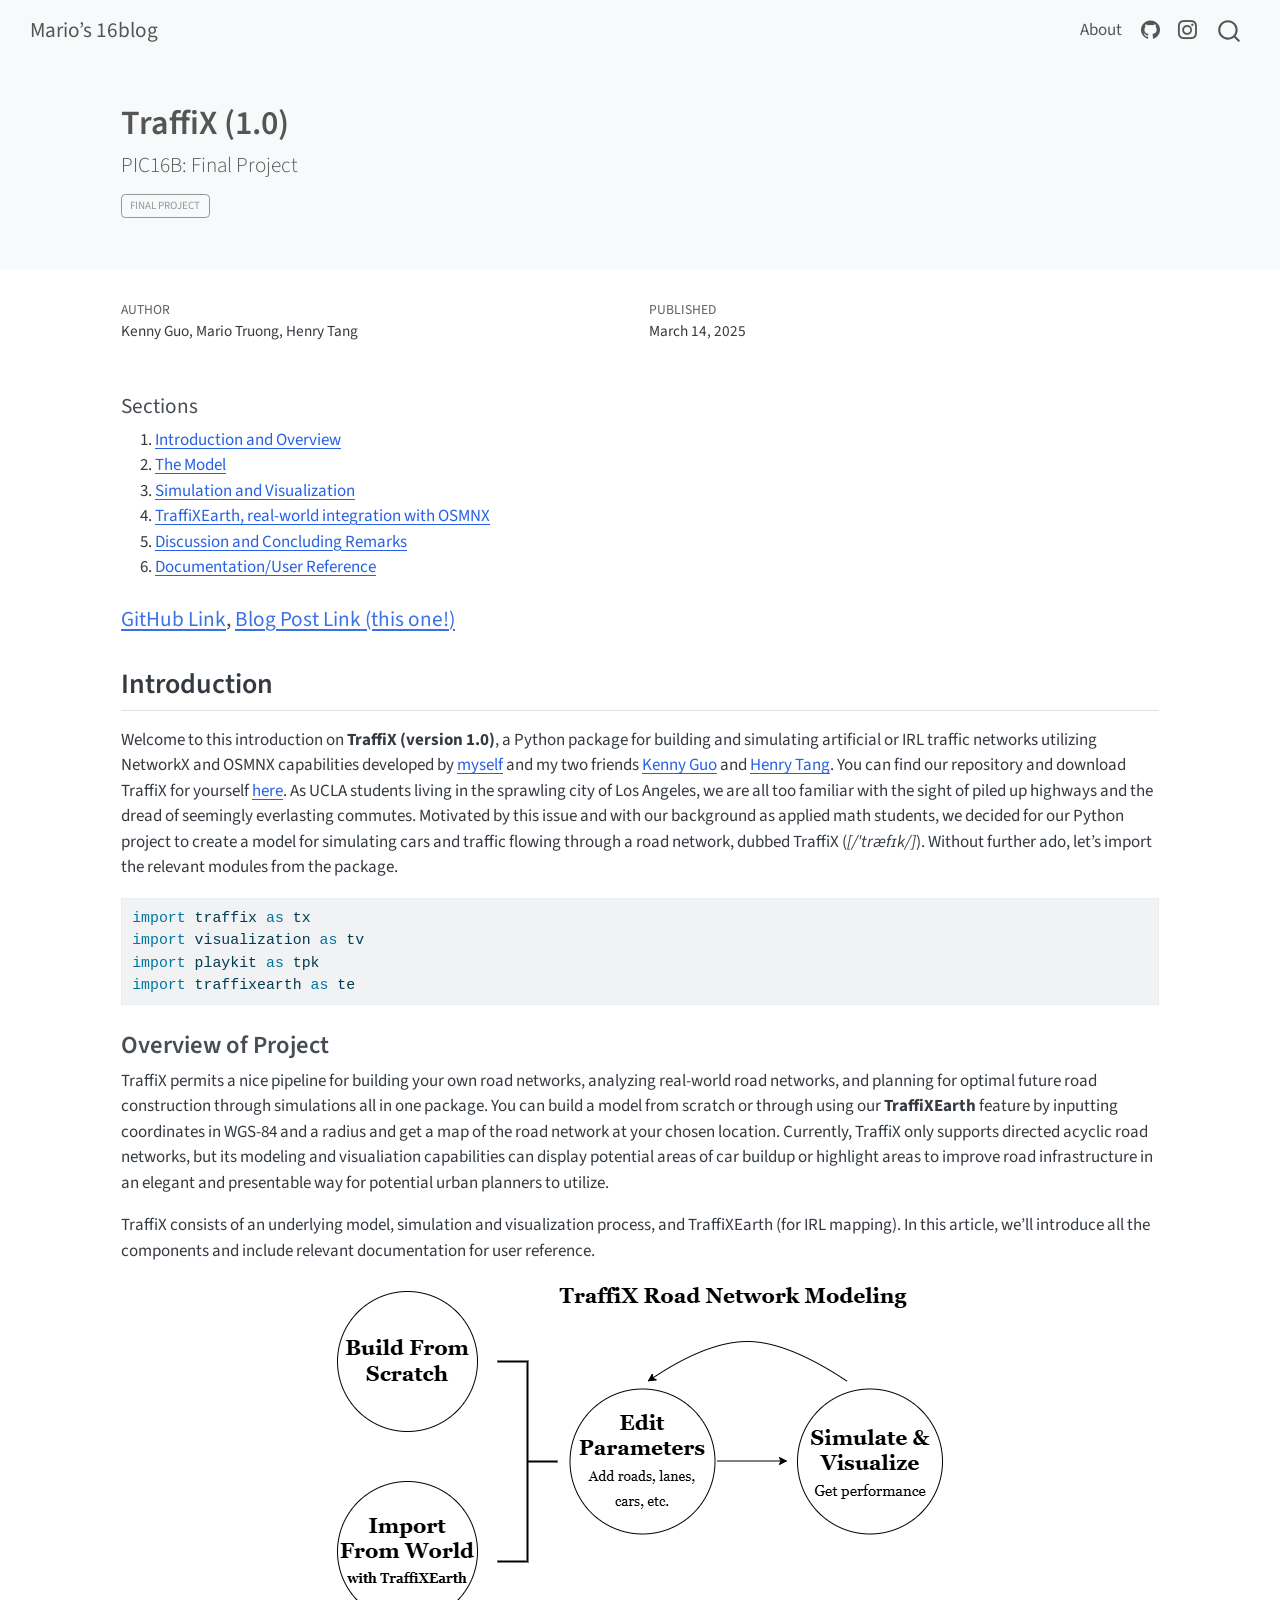
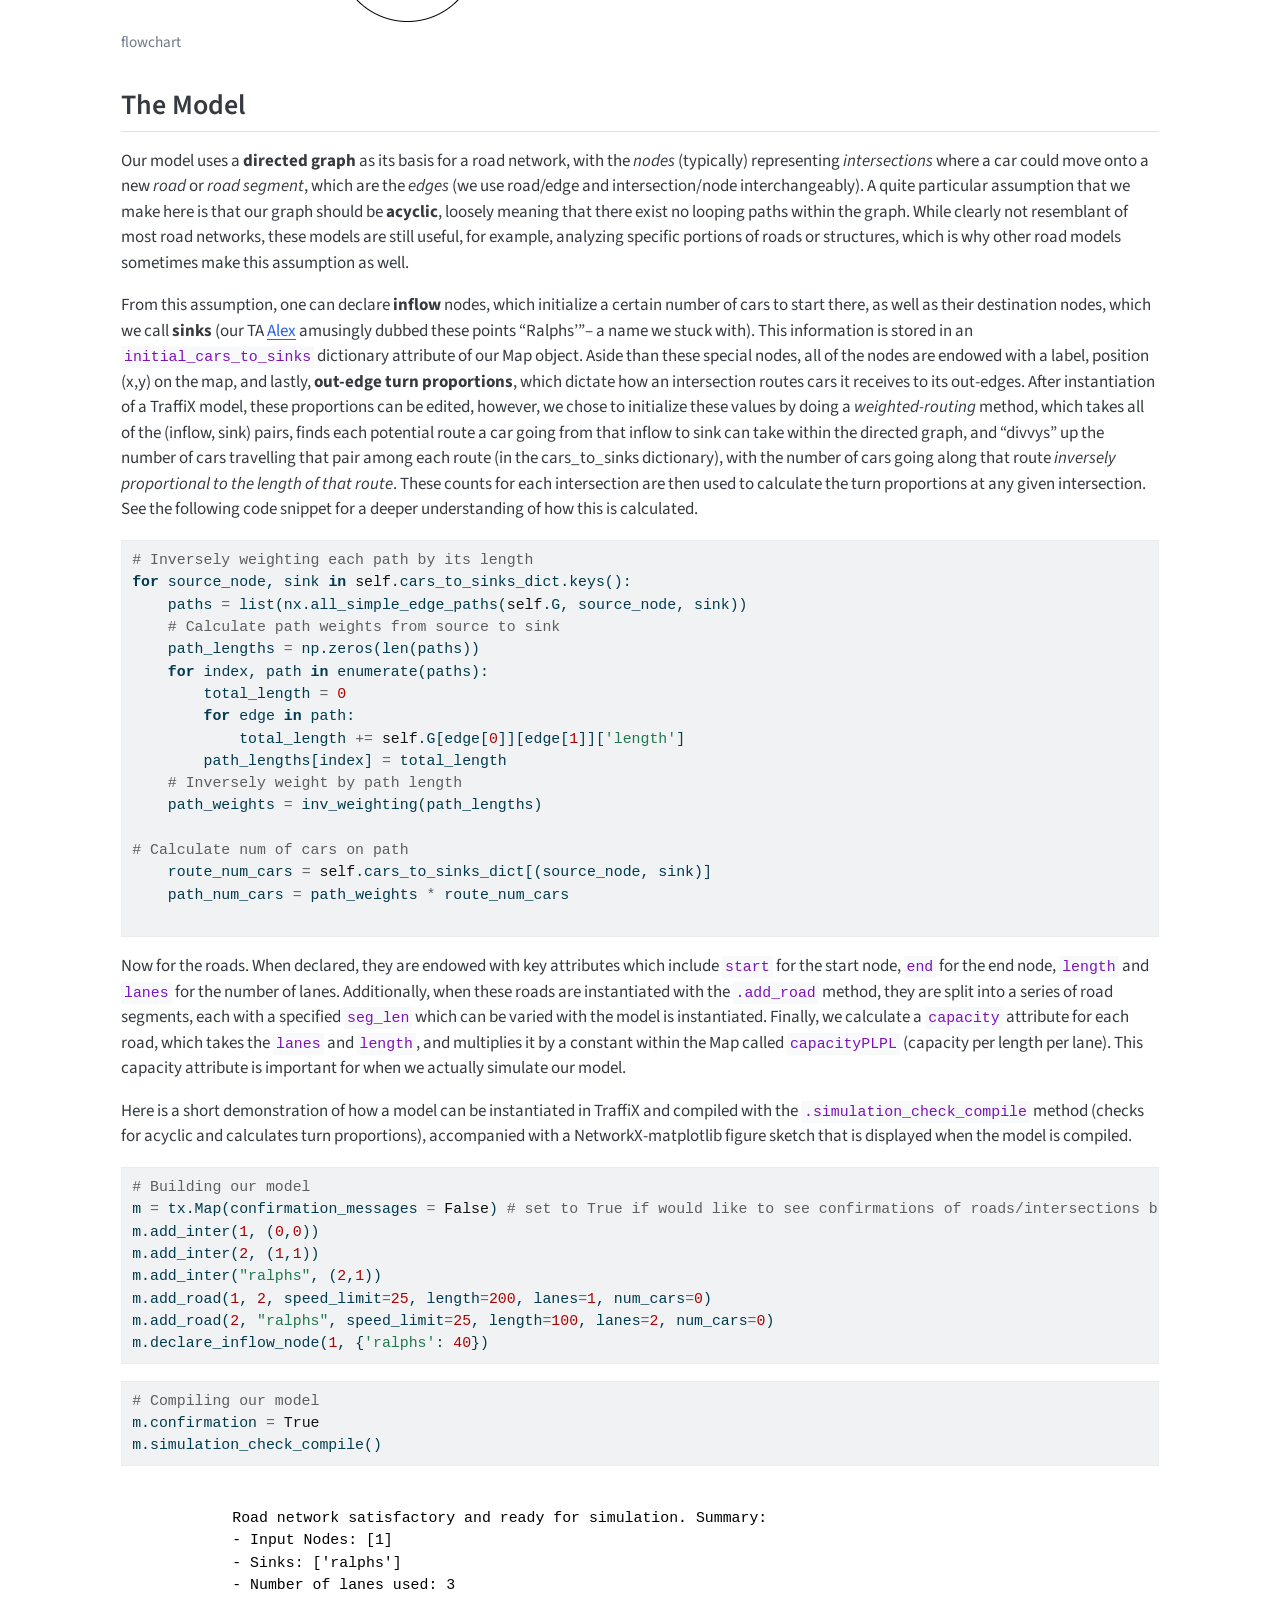
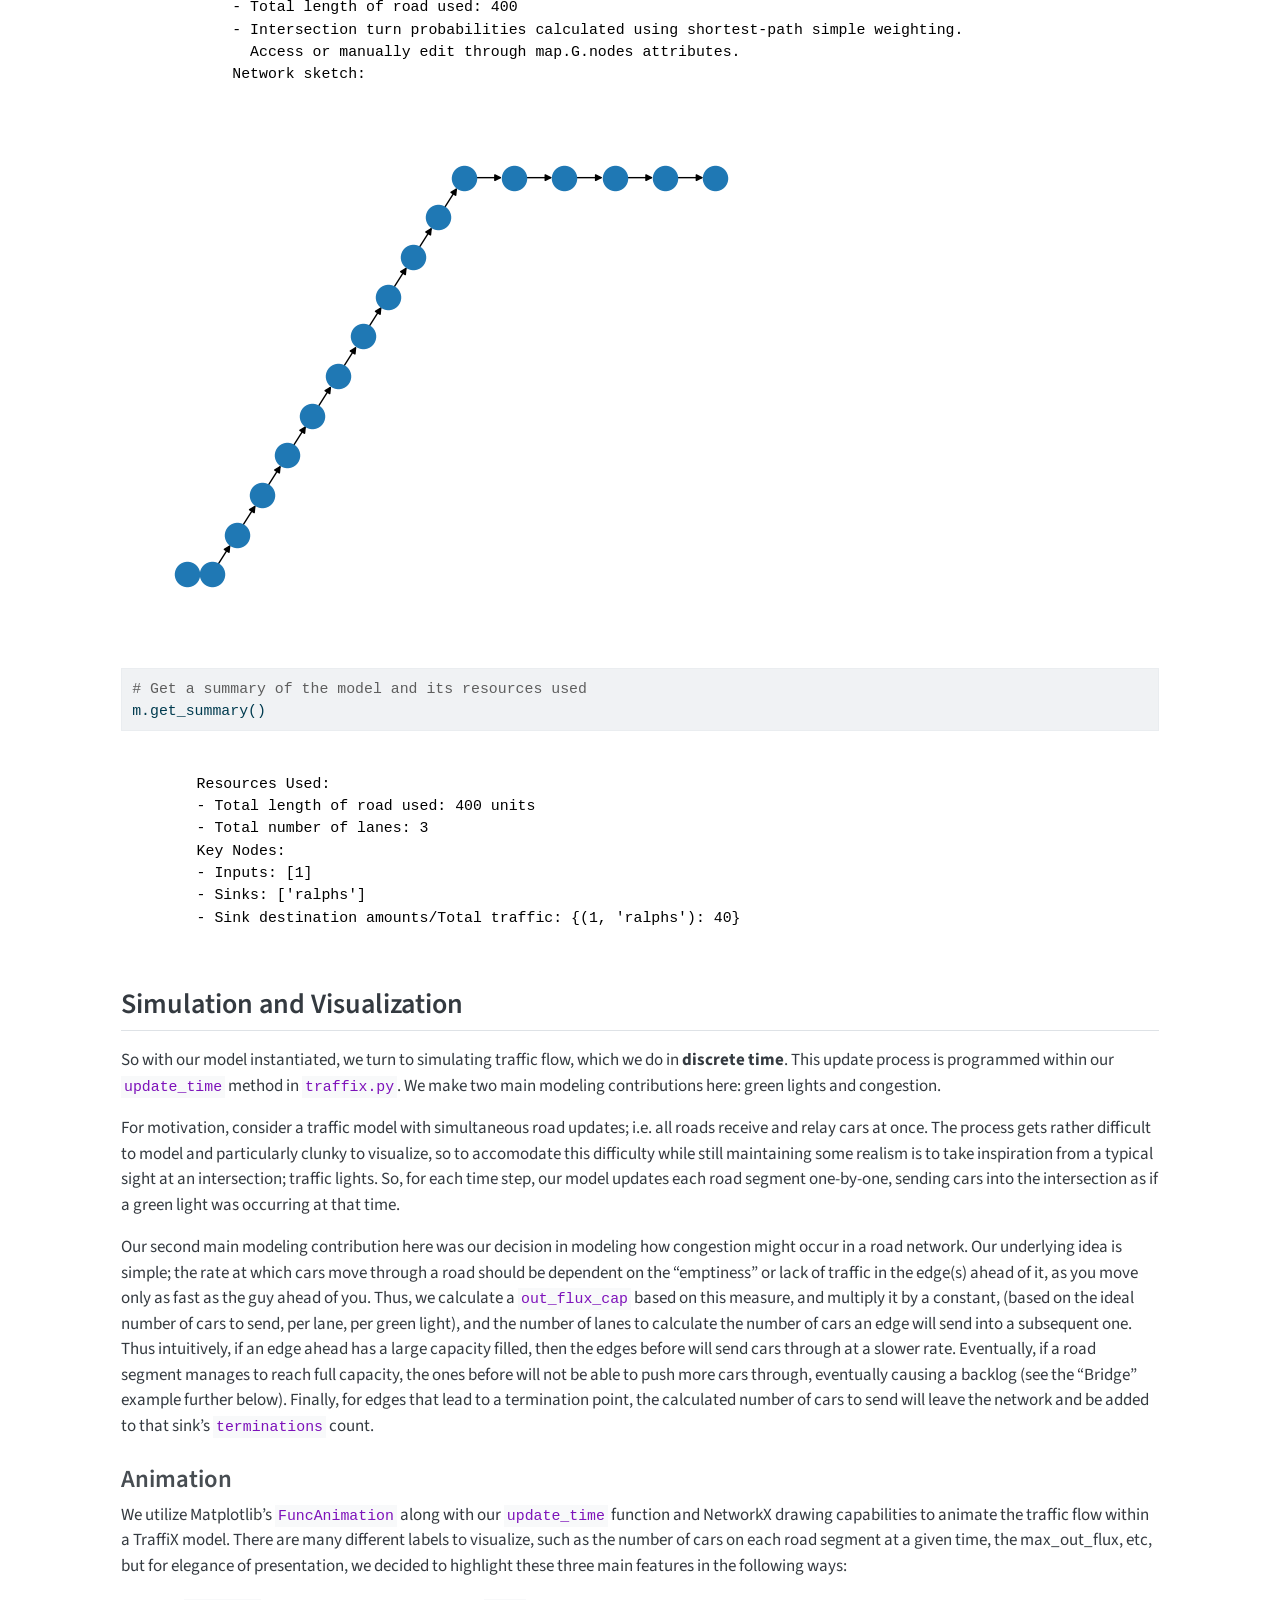
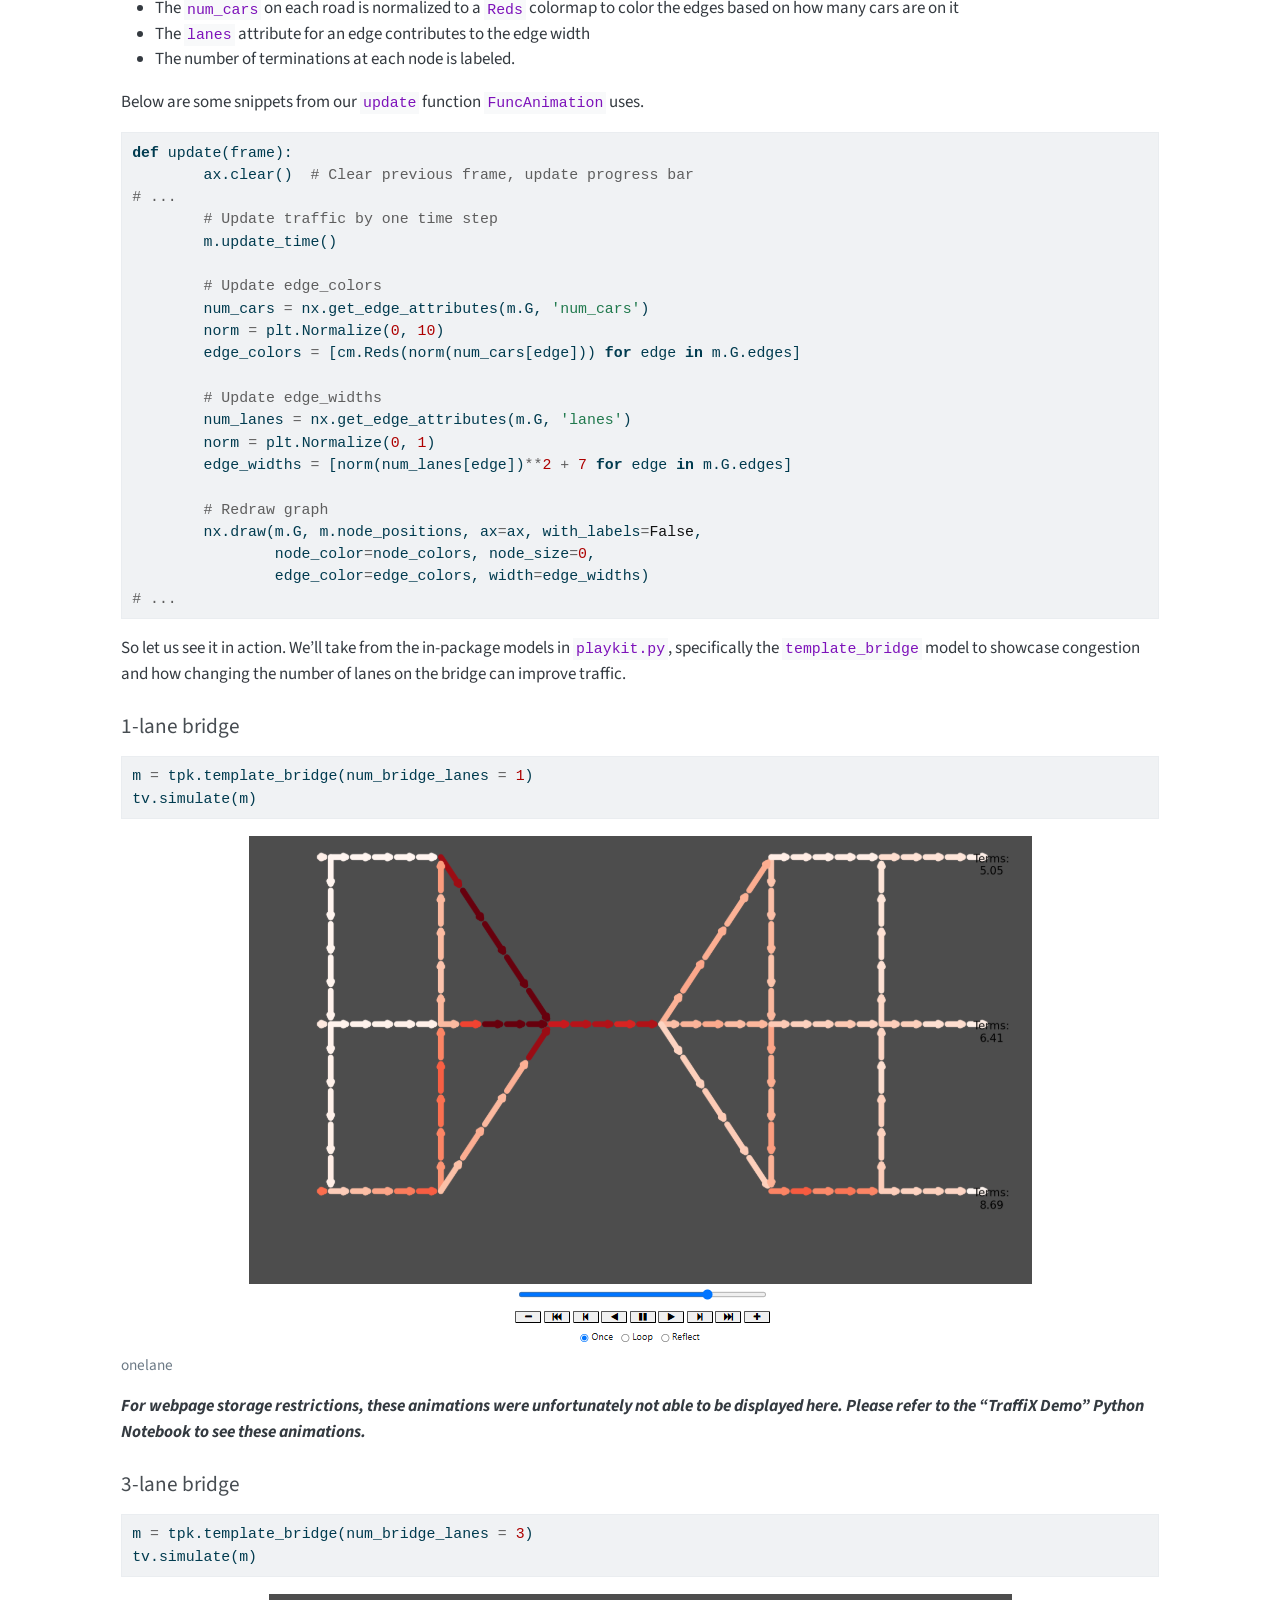
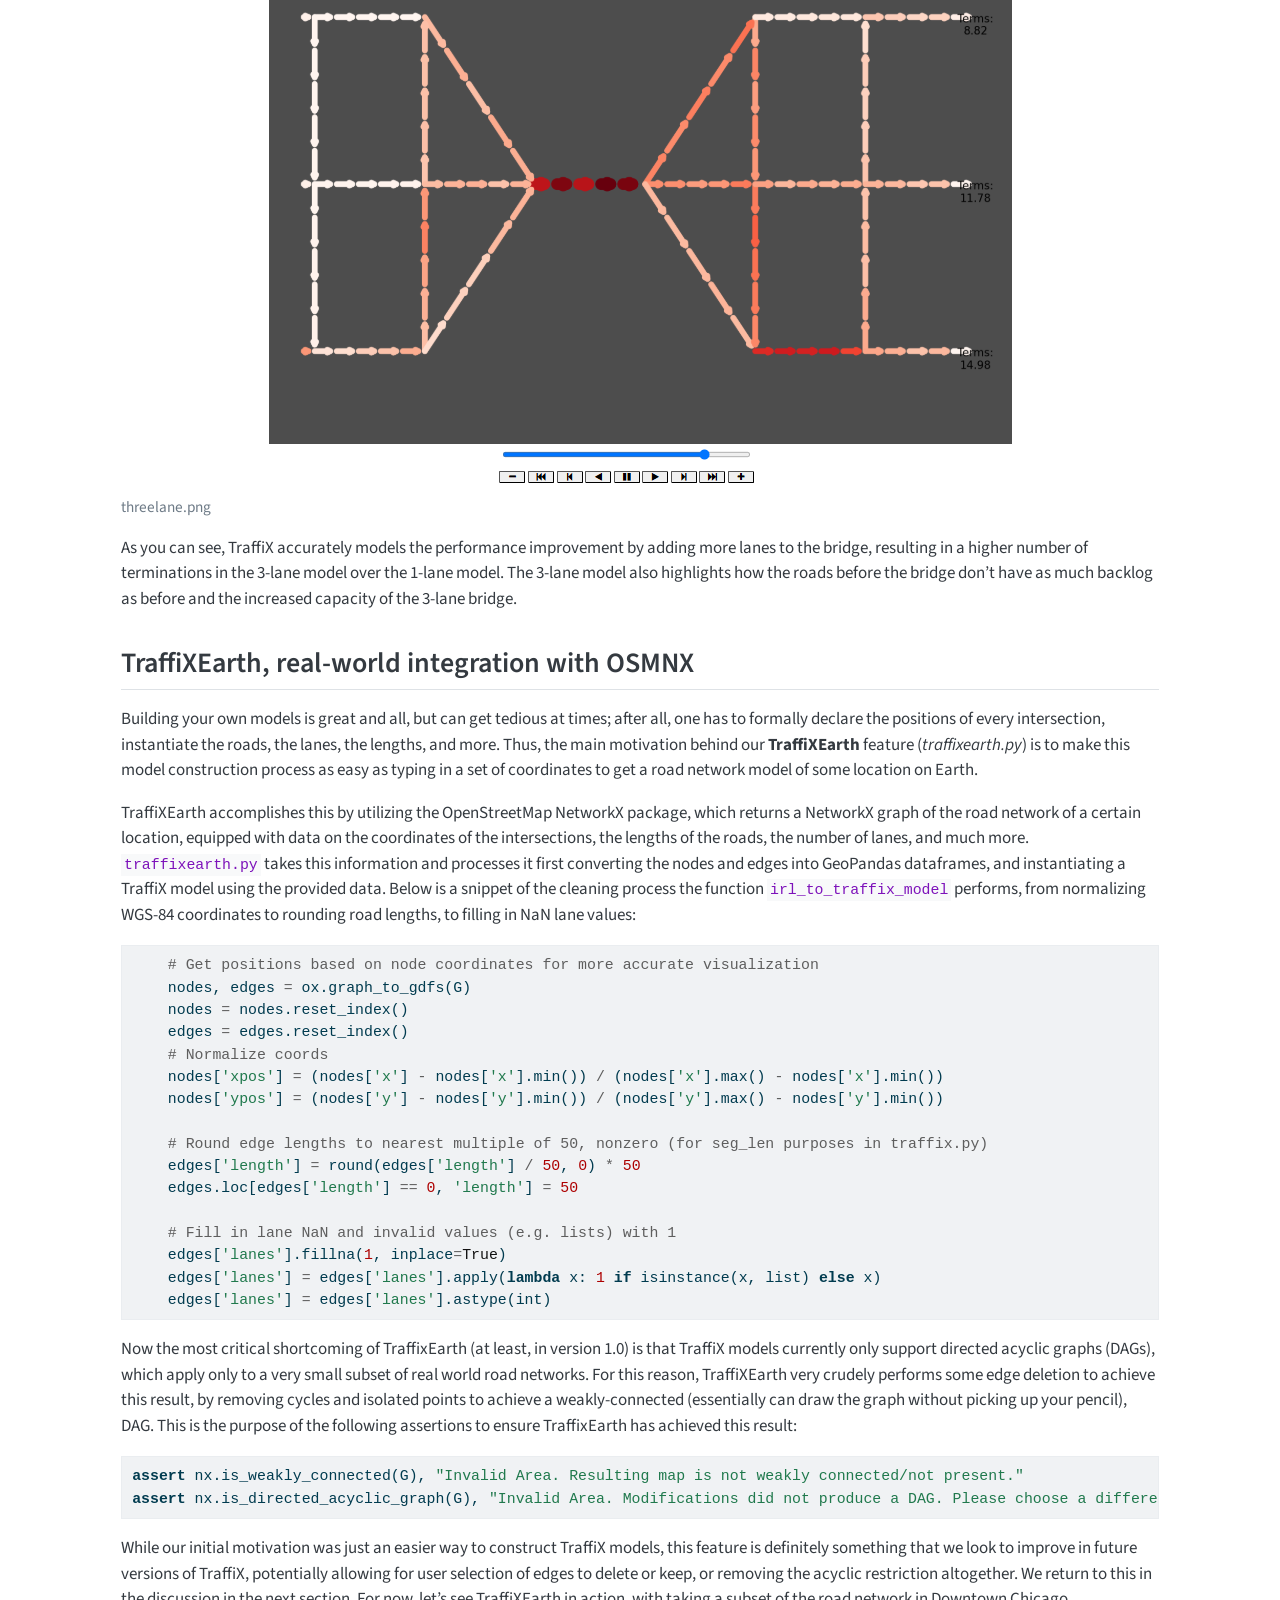
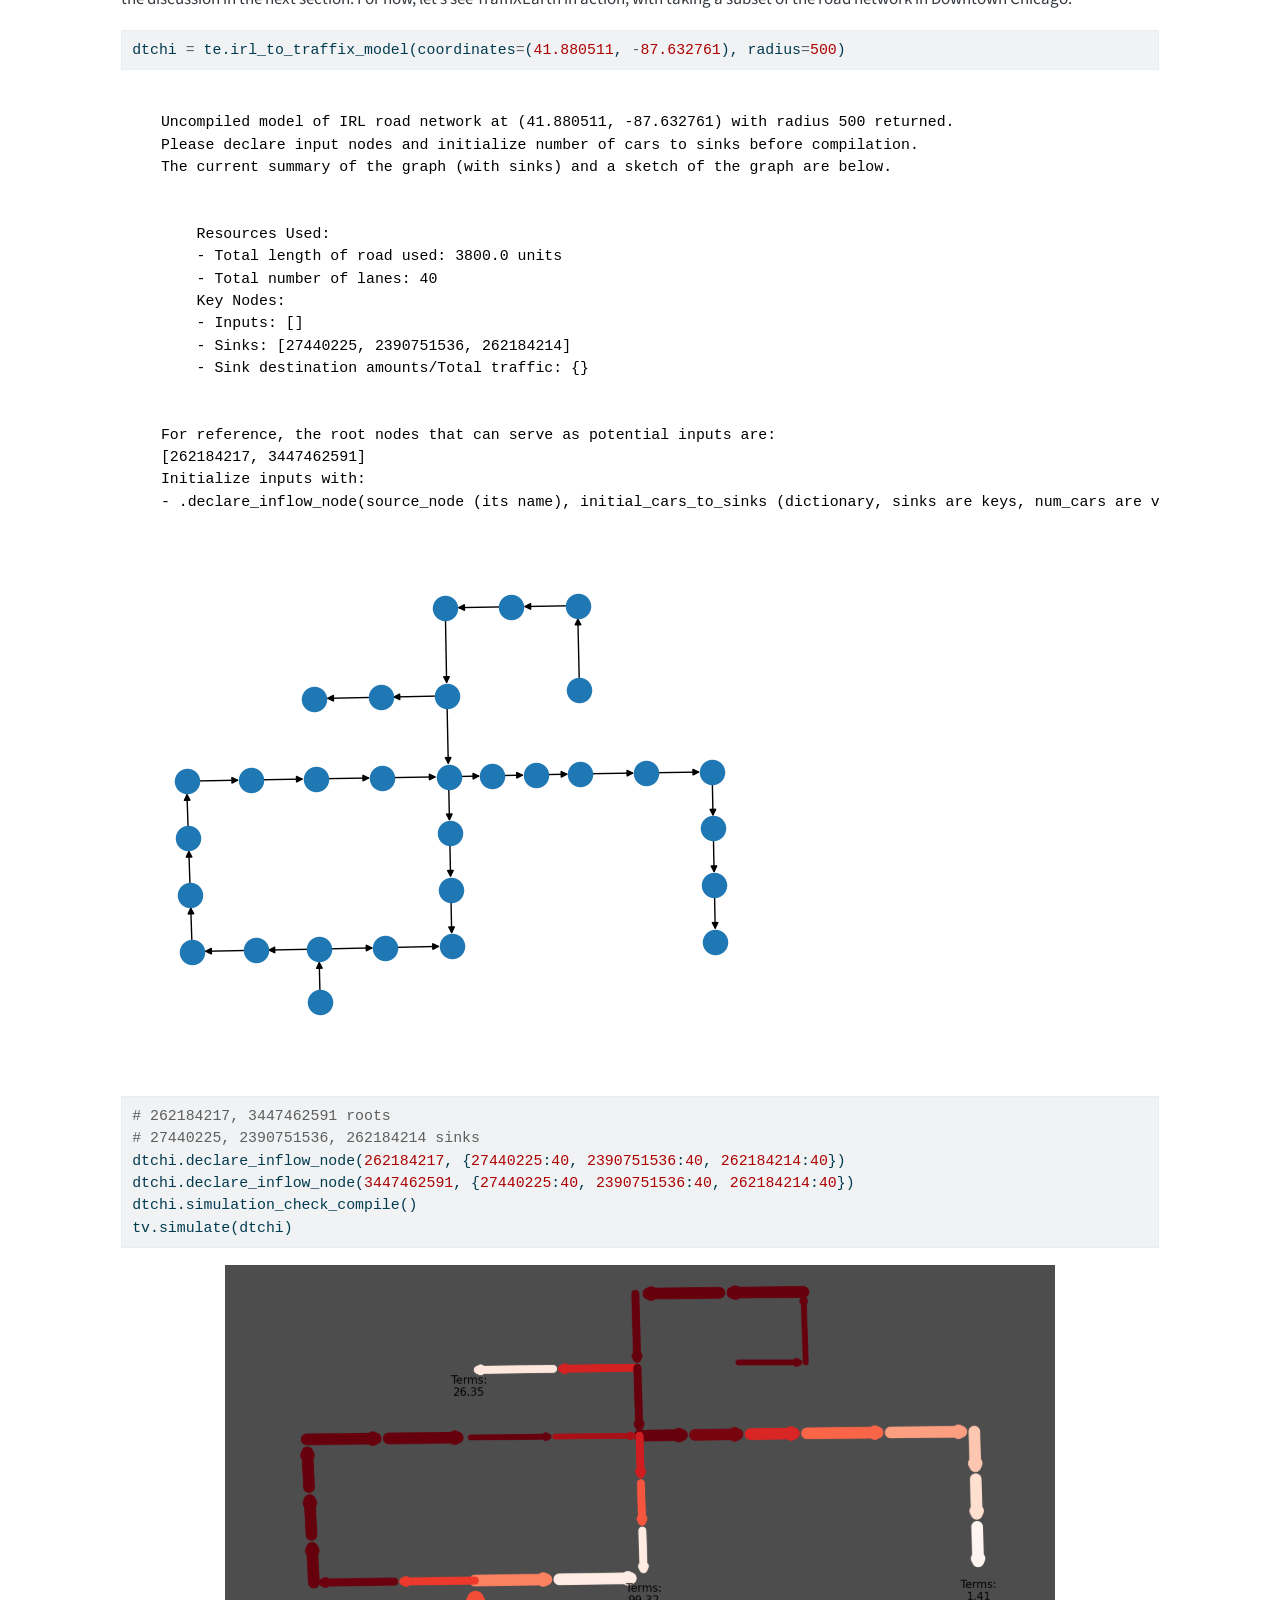
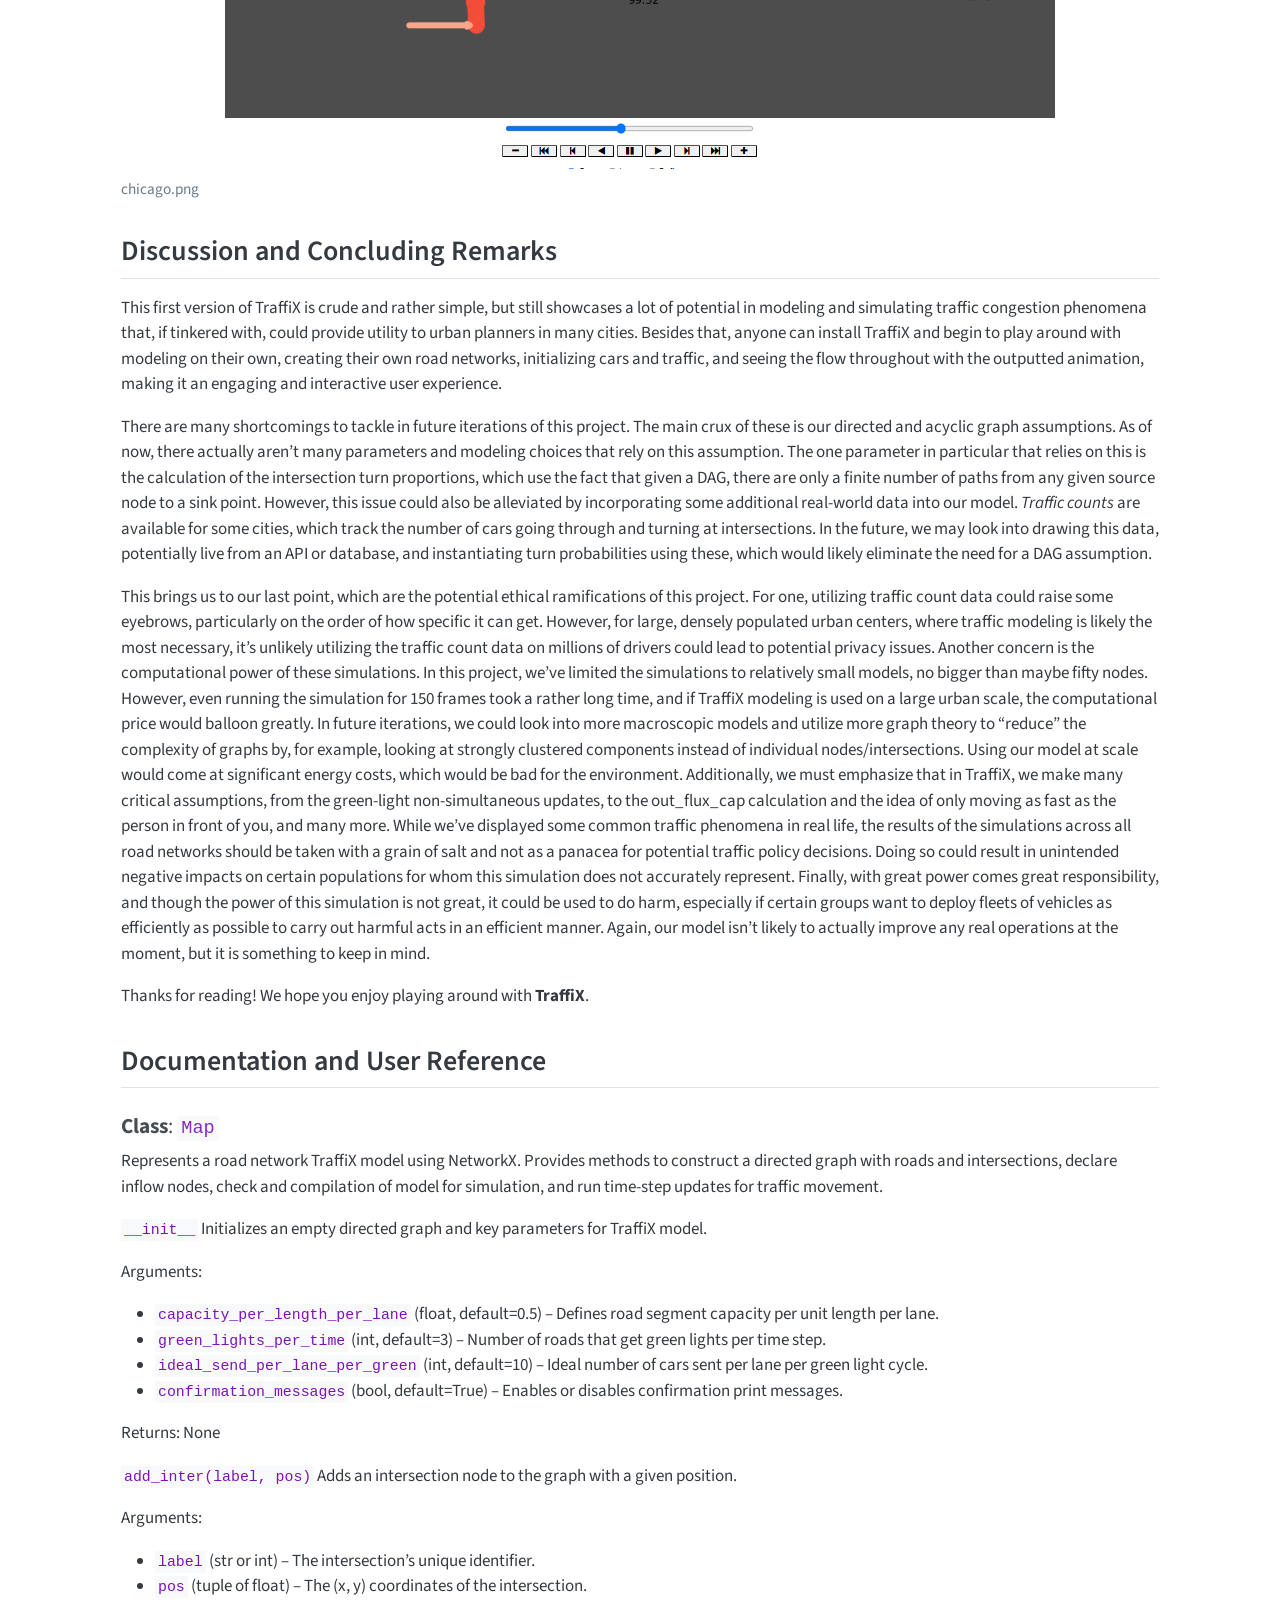
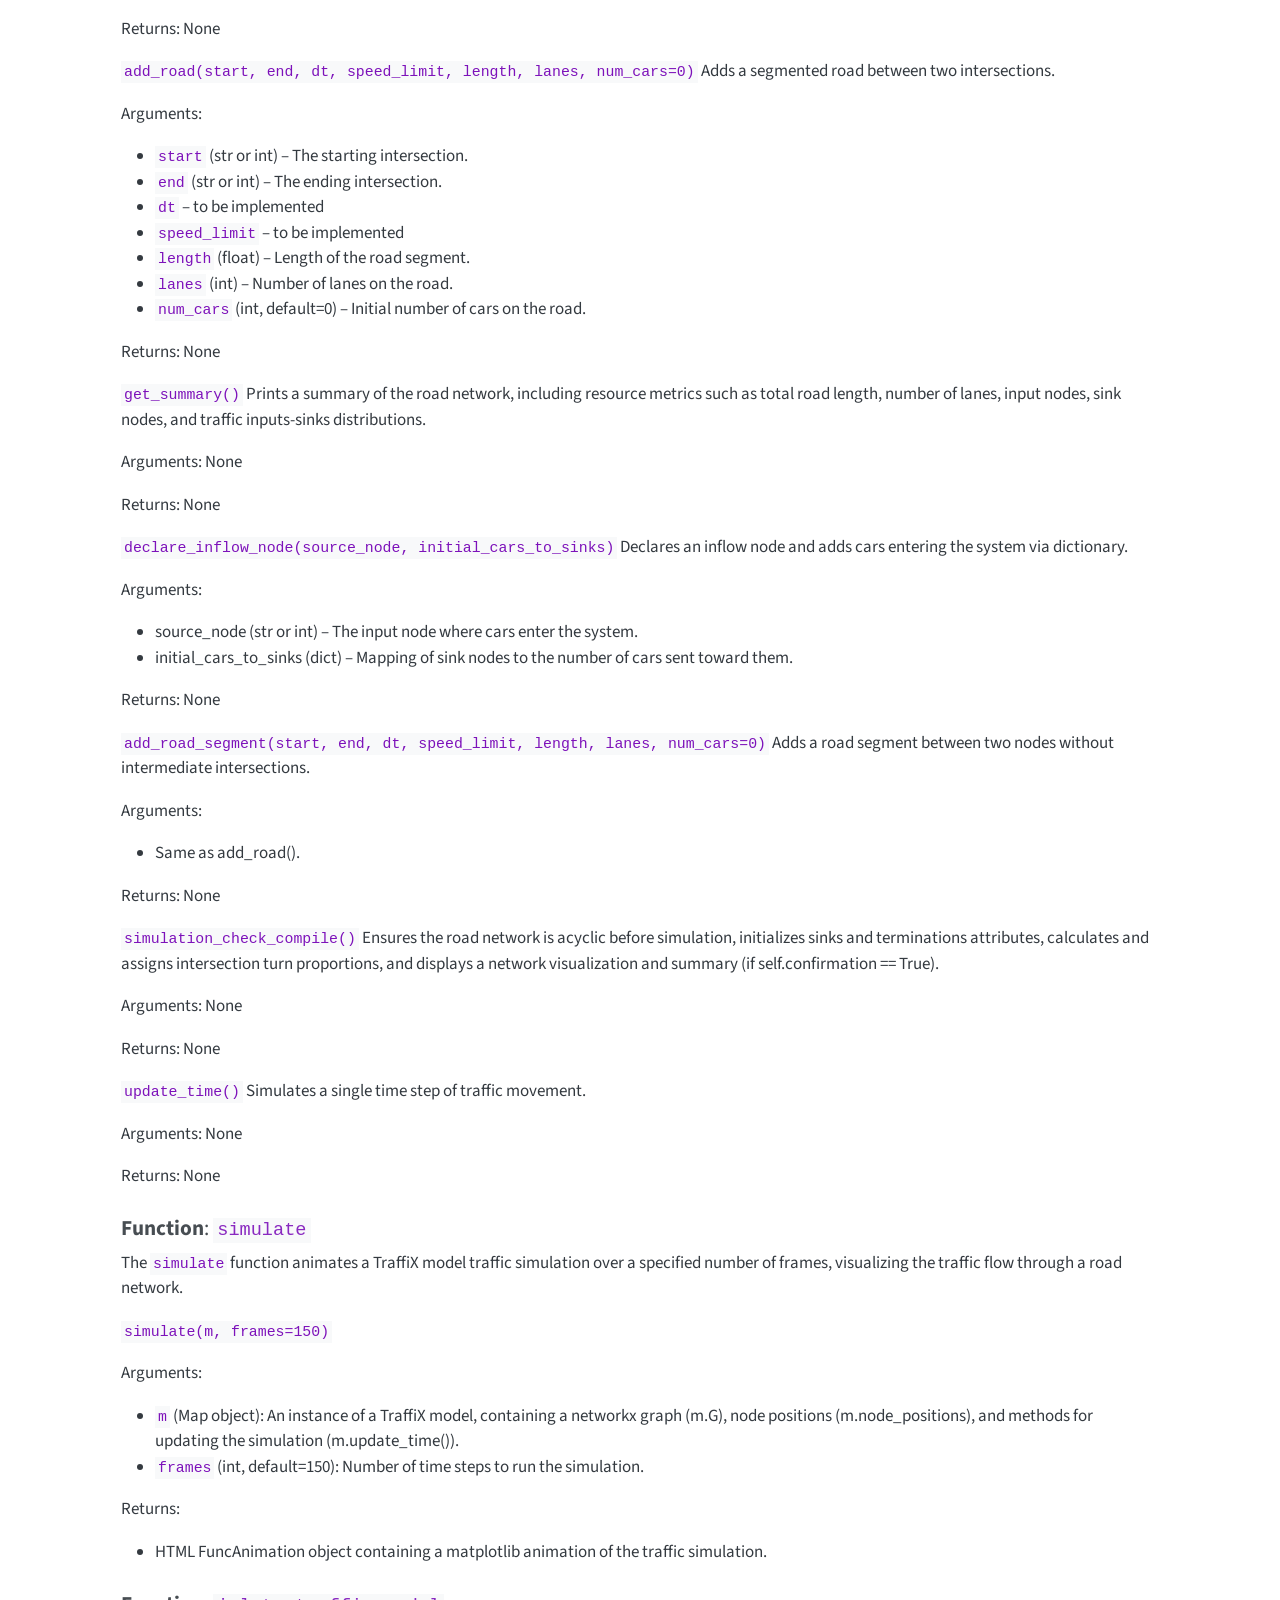
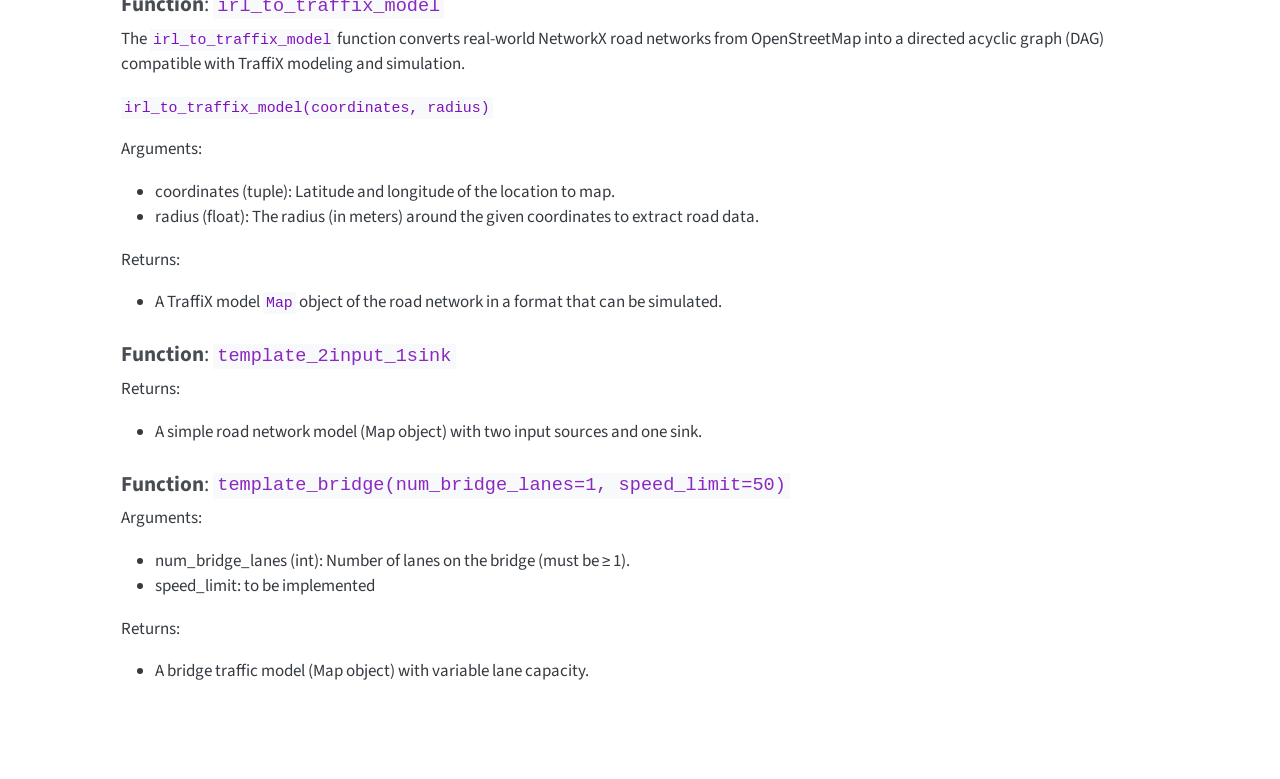
<file: posts/Final Project/index.html>
<!DOCTYPE html>
<html xmlns="http://www.w3.org/1999/xhtml" lang="en" xml:lang="en"><head>

<meta charset="utf-8">
<meta name="generator" content="quarto-1.6.40">

<meta name="viewport" content="width=device-width, initial-scale=1.0, user-scalable=yes">

<meta name="author" content="Kenny Guo, Mario Truong, Henry Tang">
<meta name="dcterms.date" content="2025-03-14">

<title>TraffiX (1.0) – Mario’s 16blog</title>
<style>
code{white-space: pre-wrap;}
span.smallcaps{font-variant: small-caps;}
div.columns{display: flex; gap: min(4vw, 1.5em);}
div.column{flex: auto; overflow-x: auto;}
div.hanging-indent{margin-left: 1.5em; text-indent: -1.5em;}
ul.task-list{list-style: none;}
ul.task-list li input[type="checkbox"] {
  width: 0.8em;
  margin: 0 0.8em 0.2em -1em; /* quarto-specific, see https://github.com/quarto-dev/quarto-cli/issues/4556 */ 
  vertical-align: middle;
}
/* CSS for syntax highlighting */
pre > code.sourceCode { white-space: pre; position: relative; }
pre > code.sourceCode > span { line-height: 1.25; }
pre > code.sourceCode > span:empty { height: 1.2em; }
.sourceCode { overflow: visible; }
code.sourceCode > span { color: inherit; text-decoration: inherit; }
div.sourceCode { margin: 1em 0; }
pre.sourceCode { margin: 0; }
@media screen {
div.sourceCode { overflow: auto; }
}
@media print {
pre > code.sourceCode { white-space: pre-wrap; }
pre > code.sourceCode > span { display: inline-block; text-indent: -5em; padding-left: 5em; }
}
pre.numberSource code
  { counter-reset: source-line 0; }
pre.numberSource code > span
  { position: relative; left: -4em; counter-increment: source-line; }
pre.numberSource code > span > a:first-child::before
  { content: counter(source-line);
    position: relative; left: -1em; text-align: right; vertical-align: baseline;
    border: none; display: inline-block;
    -webkit-touch-callout: none; -webkit-user-select: none;
    -khtml-user-select: none; -moz-user-select: none;
    -ms-user-select: none; user-select: none;
    padding: 0 4px; width: 4em;
  }
pre.numberSource { margin-left: 3em;  padding-left: 4px; }
div.sourceCode
  {   }
@media screen {
pre > code.sourceCode > span > a:first-child::before { text-decoration: underline; }
}
</style>


<script src="../../site_libs/quarto-nav/quarto-nav.js"></script>
<script src="../../site_libs/quarto-nav/headroom.min.js"></script>
<script src="../../site_libs/clipboard/clipboard.min.js"></script>
<script src="../../site_libs/quarto-search/autocomplete.umd.js"></script>
<script src="../../site_libs/quarto-search/fuse.min.js"></script>
<script src="../../site_libs/quarto-search/quarto-search.js"></script>
<meta name="quarto:offset" content="../../">
<script src="../../site_libs/quarto-html/quarto.js"></script>
<script src="../../site_libs/quarto-html/popper.min.js"></script>
<script src="../../site_libs/quarto-html/tippy.umd.min.js"></script>
<script src="../../site_libs/quarto-html/anchor.min.js"></script>
<link href="../../site_libs/quarto-html/tippy.css" rel="stylesheet">
<link href="../../site_libs/quarto-html/quarto-syntax-highlighting-549806ee2085284f45b00abea8c6df48.css" rel="stylesheet" id="quarto-text-highlighting-styles">
<script src="../../site_libs/bootstrap/bootstrap.min.js"></script>
<link href="../../site_libs/bootstrap/bootstrap-icons.css" rel="stylesheet">
<link href="../../site_libs/bootstrap/bootstrap-259a0eaf279f66213346e61847f93919.min.css" rel="stylesheet" append-hash="true" id="quarto-bootstrap" data-mode="light">
<script id="quarto-search-options" type="application/json">{
  "location": "navbar",
  "copy-button": false,
  "collapse-after": 3,
  "panel-placement": "end",
  "type": "overlay",
  "limit": 50,
  "keyboard-shortcut": [
    "f",
    "/",
    "s"
  ],
  "show-item-context": false,
  "language": {
    "search-no-results-text": "No results",
    "search-matching-documents-text": "matching documents",
    "search-copy-link-title": "Copy link to search",
    "search-hide-matches-text": "Hide additional matches",
    "search-more-match-text": "more match in this document",
    "search-more-matches-text": "more matches in this document",
    "search-clear-button-title": "Clear",
    "search-text-placeholder": "",
    "search-detached-cancel-button-title": "Cancel",
    "search-submit-button-title": "Submit",
    "search-label": "Search"
  }
}</script>


<link rel="stylesheet" href="../../styles.css">
</head>

<body class="nav-fixed fullcontent">

<div id="quarto-search-results"></div>
  <header id="quarto-header" class="headroom fixed-top quarto-banner">
    <nav class="navbar navbar-expand-lg " data-bs-theme="dark">
      <div class="navbar-container container-fluid">
      <div class="navbar-brand-container mx-auto">
    <a class="navbar-brand" href="../../index.html">
    <span class="navbar-title">Mario’s 16blog</span>
    </a>
  </div>
            <div id="quarto-search" class="" title="Search"></div>
          <button class="navbar-toggler" type="button" data-bs-toggle="collapse" data-bs-target="#navbarCollapse" aria-controls="navbarCollapse" role="menu" aria-expanded="false" aria-label="Toggle navigation" onclick="if (window.quartoToggleHeadroom) { window.quartoToggleHeadroom(); }">
  <span class="navbar-toggler-icon"></span>
</button>
          <div class="collapse navbar-collapse" id="navbarCollapse">
            <ul class="navbar-nav navbar-nav-scroll ms-auto">
  <li class="nav-item">
    <a class="nav-link" href="../../about.html"> 
<span class="menu-text">About</span></a>
  </li>  
  <li class="nav-item compact">
    <a class="nav-link" href="https://github.com/"> <i class="bi bi-github" role="img">
</i> 
<span class="menu-text"></span></a>
  </li>  
  <li class="nav-item compact">
    <a class="nav-link" href="https://instagram.com"> <i class="bi bi-instagram" role="img">
</i> 
<span class="menu-text"></span></a>
  </li>  
</ul>
          </div> <!-- /navcollapse -->
            <div class="quarto-navbar-tools">
</div>
      </div> <!-- /container-fluid -->
    </nav>
</header>
<!-- content -->
<header id="title-block-header" class="quarto-title-block default page-columns page-full">
  <div class="quarto-title-banner page-columns page-full">
    <div class="quarto-title column-body">
      <h1 class="title">TraffiX (1.0)</h1>
            <p class="subtitle lead">PIC16B: Final Project</p>
                                <div class="quarto-categories">
                <div class="quarto-category">final project</div>
              </div>
                  </div>
  </div>
    
  
  <div class="quarto-title-meta">

      <div>
      <div class="quarto-title-meta-heading">Author</div>
      <div class="quarto-title-meta-contents">
               <p>Kenny Guo, Mario Truong, Henry Tang </p>
            </div>
    </div>
      
      <div>
      <div class="quarto-title-meta-heading">Published</div>
      <div class="quarto-title-meta-contents">
        <p class="date">March 14, 2025</p>
      </div>
    </div>
    
      
    </div>
    
  
  </header><div id="quarto-content" class="quarto-container page-columns page-rows-contents page-layout-article page-navbar">
<!-- sidebar -->
<!-- margin-sidebar -->
    
<!-- main -->
<main class="content quarto-banner-title-block" id="quarto-document-content">





<section id="sections" class="level4">
<h4 class="anchored" data-anchor-id="sections">Sections</h4>
<ol type="1">
<li><a href="#intro">Introduction and Overview</a></li>
<li><a href="#model">The Model</a></li>
<li><a href="#simulation">Simulation and Visualization</a></li>
<li><a href="#traffixearth">TraffiXEarth, real-world integration with OSMNX</a></li>
<li><a href="#discussion">Discussion and Concluding Remarks</a></li>
<li><a href="#documentation">Documentation/User Reference</a></li>
</ol>
</section>
<section id="github-link-blog-post-link-this-one" class="level4">
<h4 class="anchored" data-anchor-id="github-link-blog-post-link-this-one"><a href="https://github.com/kguo12/TraffiX-PIC16B">GitHub Link</a>, <a href="https://mariotruong27.github.io/16blog/posts/Final%20Project/">Blog Post Link (this one!)</a></h4>
</section>
<section id="introduction" class="level2">
<h2 class="anchored" data-anchor-id="introduction">Introduction<a name="intro"></a></h2>
<p>Welcome to this introduction on <strong>TraffiX (version 1.0)</strong>, a Python package for building and simulating artificial or IRL traffic networks utilizing NetworkX and OSMNX capabilities developed by <a href="https://mariotruong27.github.io/16blog/">myself</a> and my two friends <a href="https://kguo12.github.io/kennyguowebpage/">Kenny Guo</a> and <a href="https://tanghenry63.github.io/pic16b/">Henry Tang</a>. You can find our repository and download TraffiX for yourself <a href="https://github.com/kguo12/TraffiX-PIC16B">here</a>. As UCLA students living in the sprawling city of Los Angeles, we are all too familiar with the sight of piled up highways and the dread of seemingly everlasting commutes. Motivated by this issue and with our background as applied math students, we decided for our Python project to create a model for simulating cars and traffic flowing through a road network, dubbed TraffiX (<em>[/ˈtræfɪk/]</em>). Without further ado, let’s import the relevant modules from the package.</p>
<div id="15dc7336-a932-49c8-9325-f1c98daca07c" class="cell" data-tags="[]" data-execution_count="3">
<div class="sourceCode cell-code" id="cb1"><pre class="sourceCode python code-with-copy"><code class="sourceCode python"><span id="cb1-1"><a href="#cb1-1" aria-hidden="true" tabindex="-1"></a><span class="im">import</span> traffix <span class="im">as</span> tx</span>
<span id="cb1-2"><a href="#cb1-2" aria-hidden="true" tabindex="-1"></a><span class="im">import</span> visualization <span class="im">as</span> tv</span>
<span id="cb1-3"><a href="#cb1-3" aria-hidden="true" tabindex="-1"></a><span class="im">import</span> playkit <span class="im">as</span> tpk</span>
<span id="cb1-4"><a href="#cb1-4" aria-hidden="true" tabindex="-1"></a><span class="im">import</span> traffixearth <span class="im">as</span> te</span></code><button title="Copy to Clipboard" class="code-copy-button"><i class="bi"></i></button></pre></div>
</div>
<section id="overview-of-project" class="level3">
<h3 class="anchored" data-anchor-id="overview-of-project">Overview of Project</h3>
<p>TraffiX permits a nice pipeline for building your own road networks, analyzing real-world road networks, and planning for optimal future road construction through simulations all in one package. You can build a model from scratch or through using our <strong>TraffiXEarth</strong> feature by inputting coordinates in WGS-84 and a radius and get a map of the road network at your chosen location. Currently, TraffiX only supports directed acyclic road networks, but its modeling and visualiation capabilities can display potential areas of car buildup or highlight areas to improve road infrastructure in an elegant and presentable way for potential urban planners to utilize.</p>
<p>TraffiX consists of an underlying model, simulation and visualization process, and TraffiXEarth (for IRL mapping). In this article, we’ll introduce all the components and include relevant documentation for user reference.</p>
<div class="quarto-figure quarto-figure-center">
<figure class="figure">
<p><img src="flowchart.png" class="img-fluid figure-img"></p>
<figcaption>flowchart</figcaption>
</figure>
</div>
</section>
</section>
<section id="the-model" class="level2">
<h2 class="anchored" data-anchor-id="the-model">The Model<a name="model"></a></h2>
<p>Our model uses a <strong>directed graph</strong> as its basis for a road network, with the <em>nodes</em> (typically) representing <em>intersections</em> where a car could move onto a new <em>road</em> or <em>road segment</em>, which are the <em>edges</em> (we use road/edge and intersection/node interchangeably). A quite particular assumption that we make here is that our graph should be <strong>acyclic</strong>, loosely meaning that there exist no looping paths within the graph. While clearly not resemblant of most road networks, these models are still useful, for example, analyzing specific portions of roads or structures, which is why other road models sometimes make this assumption as well.</p>
<p>From this assumption, one can declare <strong>inflow</strong> nodes, which initialize a certain number of cars to start there, as well as their destination nodes, which we call <strong>sinks</strong> (our TA <a href="https://www.alexsietsema.com/">Alex</a> amusingly dubbed these points “Ralphs’”– a name we stuck with). This information is stored in an <code>initial_cars_to_sinks</code> dictionary attribute of our Map object. Aside than these special nodes, all of the nodes are endowed with a label, position (x,y) on the map, and lastly, <strong>out-edge turn proportions</strong>, which dictate how an intersection routes cars it receives to its out-edges. After instantiation of a TraffiX model, these proportions can be edited, however, we chose to initialize these values by doing a <em>weighted-routing</em> method, which takes all of the (inflow, sink) pairs, finds each potential route a car going from that inflow to sink can take within the directed graph, and “divvys” up the number of cars travelling that pair among each route (in the cars_to_sinks dictionary), with the number of cars going along that route <em>inversely proportional to the length of that route</em>. These counts for each intersection are then used to calculate the turn proportions at any given intersection. See the following code snippet for a deeper understanding of how this is calculated.</p>
<div class="sourceCode" id="cb2"><pre class="sourceCode python code-with-copy"><code class="sourceCode python"><span id="cb2-1"><a href="#cb2-1" aria-hidden="true" tabindex="-1"></a><span class="co"># Inversely weighting each path by its length</span></span>
<span id="cb2-2"><a href="#cb2-2" aria-hidden="true" tabindex="-1"></a><span class="cf">for</span> source_node, sink <span class="kw">in</span> <span class="va">self</span>.cars_to_sinks_dict.keys():</span>
<span id="cb2-3"><a href="#cb2-3" aria-hidden="true" tabindex="-1"></a>    paths <span class="op">=</span> <span class="bu">list</span>(nx.all_simple_edge_paths(<span class="va">self</span>.G, source_node, sink))</span>
<span id="cb2-4"><a href="#cb2-4" aria-hidden="true" tabindex="-1"></a>    <span class="co"># Calculate path weights from source to sink</span></span>
<span id="cb2-5"><a href="#cb2-5" aria-hidden="true" tabindex="-1"></a>    path_lengths <span class="op">=</span> np.zeros(<span class="bu">len</span>(paths))</span>
<span id="cb2-6"><a href="#cb2-6" aria-hidden="true" tabindex="-1"></a>    <span class="cf">for</span> index, path <span class="kw">in</span> <span class="bu">enumerate</span>(paths):</span>
<span id="cb2-7"><a href="#cb2-7" aria-hidden="true" tabindex="-1"></a>        total_length <span class="op">=</span> <span class="dv">0</span></span>
<span id="cb2-8"><a href="#cb2-8" aria-hidden="true" tabindex="-1"></a>        <span class="cf">for</span> edge <span class="kw">in</span> path:</span>
<span id="cb2-9"><a href="#cb2-9" aria-hidden="true" tabindex="-1"></a>            total_length <span class="op">+=</span> <span class="va">self</span>.G[edge[<span class="dv">0</span>]][edge[<span class="dv">1</span>]][<span class="st">'length'</span>]</span>
<span id="cb2-10"><a href="#cb2-10" aria-hidden="true" tabindex="-1"></a>        path_lengths[index] <span class="op">=</span> total_length</span>
<span id="cb2-11"><a href="#cb2-11" aria-hidden="true" tabindex="-1"></a>    <span class="co"># Inversely weight by path length</span></span>
<span id="cb2-12"><a href="#cb2-12" aria-hidden="true" tabindex="-1"></a>    path_weights <span class="op">=</span> inv_weighting(path_lengths)</span>
<span id="cb2-13"><a href="#cb2-13" aria-hidden="true" tabindex="-1"></a>            </span>
<span id="cb2-14"><a href="#cb2-14" aria-hidden="true" tabindex="-1"></a><span class="co"># Calculate num of cars on path</span></span>
<span id="cb2-15"><a href="#cb2-15" aria-hidden="true" tabindex="-1"></a>    route_num_cars <span class="op">=</span> <span class="va">self</span>.cars_to_sinks_dict[(source_node, sink)]</span>
<span id="cb2-16"><a href="#cb2-16" aria-hidden="true" tabindex="-1"></a>    path_num_cars <span class="op">=</span> path_weights <span class="op">*</span> route_num_cars</span>
<span id="cb2-17"><a href="#cb2-17" aria-hidden="true" tabindex="-1"></a>            </span></code><button title="Copy to Clipboard" class="code-copy-button"><i class="bi"></i></button></pre></div>
<p>Now for the roads. When declared, they are endowed with key attributes which include <code>start</code> for the start node, <code>end</code> for the end node, <code>length</code> and <code>lanes</code> for the number of lanes. Additionally, when these roads are instantiated with the <code>.add_road</code> method, they are split into a series of road segments, each with a specified <code>seg_len</code> which can be varied with the model is instantiated. Finally, we calculate a <code>capacity</code> attribute for each road, which takes the <code>lanes</code> and <code>length</code>, and multiplies it by a constant within the Map called <code>capacityPLPL</code> (capacity per length per lane). This capacity attribute is important for when we actually simulate our model.</p>
<p>Here is a short demonstration of how a model can be instantiated in TraffiX and compiled with the <code>.simulation_check_compile</code> method (checks for acyclic and calculates turn proportions), accompanied with a NetworkX-matplotlib figure sketch that is displayed when the model is compiled.</p>
<div id="66809d53-9749-4504-b335-86d07d3c7071" class="cell" data-tags="[]" data-execution_count="15">
<div class="sourceCode cell-code" id="cb3"><pre class="sourceCode python code-with-copy"><code class="sourceCode python"><span id="cb3-1"><a href="#cb3-1" aria-hidden="true" tabindex="-1"></a><span class="co"># Building our model</span></span>
<span id="cb3-2"><a href="#cb3-2" aria-hidden="true" tabindex="-1"></a>m <span class="op">=</span> tx.Map(confirmation_messages <span class="op">=</span> <span class="va">False</span>) <span class="co"># set to True if would like to see confirmations of roads/intersections being added</span></span>
<span id="cb3-3"><a href="#cb3-3" aria-hidden="true" tabindex="-1"></a>m.add_inter(<span class="dv">1</span>, (<span class="dv">0</span>,<span class="dv">0</span>))</span>
<span id="cb3-4"><a href="#cb3-4" aria-hidden="true" tabindex="-1"></a>m.add_inter(<span class="dv">2</span>, (<span class="dv">1</span>,<span class="dv">1</span>))</span>
<span id="cb3-5"><a href="#cb3-5" aria-hidden="true" tabindex="-1"></a>m.add_inter(<span class="st">"ralphs"</span>, (<span class="dv">2</span>,<span class="dv">1</span>))</span>
<span id="cb3-6"><a href="#cb3-6" aria-hidden="true" tabindex="-1"></a>m.add_road(<span class="dv">1</span>, <span class="dv">2</span>, speed_limit<span class="op">=</span><span class="dv">25</span>, length<span class="op">=</span><span class="dv">200</span>, lanes<span class="op">=</span><span class="dv">1</span>, num_cars<span class="op">=</span><span class="dv">0</span>)</span>
<span id="cb3-7"><a href="#cb3-7" aria-hidden="true" tabindex="-1"></a>m.add_road(<span class="dv">2</span>, <span class="st">"ralphs"</span>, speed_limit<span class="op">=</span><span class="dv">25</span>, length<span class="op">=</span><span class="dv">100</span>, lanes<span class="op">=</span><span class="dv">2</span>, num_cars<span class="op">=</span><span class="dv">0</span>)</span>
<span id="cb3-8"><a href="#cb3-8" aria-hidden="true" tabindex="-1"></a>m.declare_inflow_node(<span class="dv">1</span>, {<span class="st">'ralphs'</span>: <span class="dv">40</span>})</span></code><button title="Copy to Clipboard" class="code-copy-button"><i class="bi"></i></button></pre></div>
</div>
<div id="020ebea8-368a-4f12-85bd-0168d857c236" class="cell" data-tags="[]" data-execution_count="16">
<div class="sourceCode cell-code" id="cb4"><pre class="sourceCode python code-with-copy"><code class="sourceCode python"><span id="cb4-1"><a href="#cb4-1" aria-hidden="true" tabindex="-1"></a><span class="co"># Compiling our model</span></span>
<span id="cb4-2"><a href="#cb4-2" aria-hidden="true" tabindex="-1"></a>m.confirmation <span class="op">=</span> <span class="va">True</span></span>
<span id="cb4-3"><a href="#cb4-3" aria-hidden="true" tabindex="-1"></a>m.simulation_check_compile()</span></code><button title="Copy to Clipboard" class="code-copy-button"><i class="bi"></i></button></pre></div>
<div class="cell-output cell-output-stdout">
<pre><code>
            Road network satisfactory and ready for simulation. Summary:
            - Input Nodes: [1]
            - Sinks: ['ralphs']
            - Number of lanes used: 3
            - Total length of road used: 400
            - Intersection turn probabilities calculated using shortest-path simple weighting. 
              Access or manually edit through map.G.nodes attributes.
            Network sketch:
            </code></pre>
</div>
<div class="cell-output cell-output-display">
<div>
<figure class="figure">
<p><img src="index_files/figure-html/cell-4-output-2.png" class="img-fluid figure-img"></p>
</figure>
</div>
</div>
</div>
<div id="57342fd5-a986-4bed-ba2b-52693224da2b" class="cell" data-tags="[]" data-execution_count="17">
<div class="sourceCode cell-code" id="cb6"><pre class="sourceCode python code-with-copy"><code class="sourceCode python"><span id="cb6-1"><a href="#cb6-1" aria-hidden="true" tabindex="-1"></a><span class="co"># Get a summary of the model and its resources used</span></span>
<span id="cb6-2"><a href="#cb6-2" aria-hidden="true" tabindex="-1"></a>m.get_summary()</span></code><button title="Copy to Clipboard" class="code-copy-button"><i class="bi"></i></button></pre></div>
<div class="cell-output cell-output-stdout">
<pre><code>
        Resources Used:
        - Total length of road used: 400 units
        - Total number of lanes: 3
        Key Nodes:
        - Inputs: [1]
        - Sinks: ['ralphs']
        - Sink destination amounts/Total traffic: {(1, 'ralphs'): 40}
        </code></pre>
</div>
</div>
</section>
<section id="simulation-and-visualization" class="level2">
<h2 class="anchored" data-anchor-id="simulation-and-visualization">Simulation and Visualization<a name="simulation"></a></h2>
<p>So with our model instantiated, we turn to simulating traffic flow, which we do in <strong>discrete time</strong>. This update process is programmed within our <code>update_time</code> method in <code>traffix.py</code>. We make two main modeling contributions here: green lights and congestion.</p>
<p>For motivation, consider a traffic model with simultaneous road updates; i.e.&nbsp;all roads receive and relay cars at once. The process gets rather difficult to model and particularly clunky to visualize, so to accomodate this difficulty while still maintaining some realism is to take inspiration from a typical sight at an intersection; traffic lights. So, for each time step, our model updates each road segment one-by-one, sending cars into the intersection as if a green light was occurring at that time.</p>
<p>Our second main modeling contribution here was our decision in modeling how congestion might occur in a road network. Our underlying idea is simple; the rate at which cars move through a road should be dependent on the “emptiness” or lack of traffic in the edge(s) ahead of it, as you move only as fast as the guy ahead of you. Thus, we calculate a <code>out_flux_cap</code> based on this measure, and multiply it by a constant, (based on the ideal number of cars to send, per lane, per green light), and the number of lanes to calculate the number of cars an edge will send into a subsequent one. Thus intuitively, if an edge ahead has a large capacity filled, then the edges before will send cars through at a slower rate. Eventually, if a road segment manages to reach full capacity, the ones before will not be able to push more cars through, eventually causing a backlog (see the “Bridge” example further below). Finally, for edges that lead to a termination point, the calculated number of cars to send will leave the network and be added to that sink’s <code>terminations</code> count.</p>
<section id="animation" class="level3">
<h3 class="anchored" data-anchor-id="animation">Animation</h3>
<p>We utilize Matplotlib’s <code>FuncAnimation</code> along with our <code>update_time</code> function and NetworkX drawing capabilities to animate the traffic flow within a TraffiX model. There are many different labels to visualize, such as the number of cars on each road segment at a given time, the max_out_flux, etc, but for elegance of presentation, we decided to highlight these three main features in the following ways:</p>
<ul>
<li>The <code>num_cars</code> on each road is normalized to a <code>Reds</code> colormap to color the edges based on how many cars are on it</li>
<li>The <code>lanes</code> attribute for an edge contributes to the edge width</li>
<li>The number of terminations at each node is labeled.</li>
</ul>
<p>Below are some snippets from our <code>update</code> function <code>FuncAnimation</code> uses.</p>
<div class="sourceCode" id="cb8"><pre class="sourceCode python code-with-copy"><code class="sourceCode python"><span id="cb8-1"><a href="#cb8-1" aria-hidden="true" tabindex="-1"></a><span class="kw">def</span> update(frame):</span>
<span id="cb8-2"><a href="#cb8-2" aria-hidden="true" tabindex="-1"></a>        ax.clear()  <span class="co"># Clear previous frame, update progress bar</span></span>
<span id="cb8-3"><a href="#cb8-3" aria-hidden="true" tabindex="-1"></a><span class="co"># ...</span></span>
<span id="cb8-4"><a href="#cb8-4" aria-hidden="true" tabindex="-1"></a>        <span class="co"># Update traffic by one time step</span></span>
<span id="cb8-5"><a href="#cb8-5" aria-hidden="true" tabindex="-1"></a>        m.update_time()</span>
<span id="cb8-6"><a href="#cb8-6" aria-hidden="true" tabindex="-1"></a></span>
<span id="cb8-7"><a href="#cb8-7" aria-hidden="true" tabindex="-1"></a>        <span class="co"># Update edge_colors</span></span>
<span id="cb8-8"><a href="#cb8-8" aria-hidden="true" tabindex="-1"></a>        num_cars <span class="op">=</span> nx.get_edge_attributes(m.G, <span class="st">'num_cars'</span>)</span>
<span id="cb8-9"><a href="#cb8-9" aria-hidden="true" tabindex="-1"></a>        norm <span class="op">=</span> plt.Normalize(<span class="dv">0</span>, <span class="dv">10</span>)</span>
<span id="cb8-10"><a href="#cb8-10" aria-hidden="true" tabindex="-1"></a>        edge_colors <span class="op">=</span> [cm.Reds(norm(num_cars[edge])) <span class="cf">for</span> edge <span class="kw">in</span> m.G.edges]</span>
<span id="cb8-11"><a href="#cb8-11" aria-hidden="true" tabindex="-1"></a>        </span>
<span id="cb8-12"><a href="#cb8-12" aria-hidden="true" tabindex="-1"></a>        <span class="co"># Update edge_widths </span></span>
<span id="cb8-13"><a href="#cb8-13" aria-hidden="true" tabindex="-1"></a>        num_lanes <span class="op">=</span> nx.get_edge_attributes(m.G, <span class="st">'lanes'</span>)</span>
<span id="cb8-14"><a href="#cb8-14" aria-hidden="true" tabindex="-1"></a>        norm <span class="op">=</span> plt.Normalize(<span class="dv">0</span>, <span class="dv">1</span>)</span>
<span id="cb8-15"><a href="#cb8-15" aria-hidden="true" tabindex="-1"></a>        edge_widths <span class="op">=</span> [norm(num_lanes[edge])<span class="op">**</span><span class="dv">2</span> <span class="op">+</span> <span class="dv">7</span> <span class="cf">for</span> edge <span class="kw">in</span> m.G.edges]</span>
<span id="cb8-16"><a href="#cb8-16" aria-hidden="true" tabindex="-1"></a></span>
<span id="cb8-17"><a href="#cb8-17" aria-hidden="true" tabindex="-1"></a>        <span class="co"># Redraw graph</span></span>
<span id="cb8-18"><a href="#cb8-18" aria-hidden="true" tabindex="-1"></a>        nx.draw(m.G, m.node_positions, ax<span class="op">=</span>ax, with_labels<span class="op">=</span><span class="va">False</span>, </span>
<span id="cb8-19"><a href="#cb8-19" aria-hidden="true" tabindex="-1"></a>                node_color<span class="op">=</span>node_colors, node_size<span class="op">=</span><span class="dv">0</span>, </span>
<span id="cb8-20"><a href="#cb8-20" aria-hidden="true" tabindex="-1"></a>                edge_color<span class="op">=</span>edge_colors, width<span class="op">=</span>edge_widths)</span>
<span id="cb8-21"><a href="#cb8-21" aria-hidden="true" tabindex="-1"></a><span class="co"># ...</span></span></code><button title="Copy to Clipboard" class="code-copy-button"><i class="bi"></i></button></pre></div>
<p>So let us see it in action. We’ll take from the in-package models in <code>playkit.py</code>, specifically the <code>template_bridge</code> model to showcase congestion and how changing the number of lanes on the bridge can improve traffic.</p>
<section id="lane-bridge" class="level4">
<h4 class="anchored" data-anchor-id="lane-bridge">1-lane bridge</h4>
<div class="sourceCode" id="cb9"><pre class="sourceCode python code-with-copy"><code class="sourceCode python"><span id="cb9-1"><a href="#cb9-1" aria-hidden="true" tabindex="-1"></a>m <span class="op">=</span> tpk.template_bridge(num_bridge_lanes <span class="op">=</span> <span class="dv">1</span>)</span>
<span id="cb9-2"><a href="#cb9-2" aria-hidden="true" tabindex="-1"></a>tv.simulate(m)</span></code><button title="Copy to Clipboard" class="code-copy-button"><i class="bi"></i></button></pre></div>
<div class="quarto-figure quarto-figure-center">
<figure class="figure">
<p><img src="onelane.png" class="img-fluid figure-img"></p>
<figcaption>onelane</figcaption>
</figure>
</div>
<p><strong><em>For webpage storage restrictions, these animations were unfortunately not able to be displayed here. Please refer to the “TraffiX Demo” Python Notebook to see these animations.</em></strong></p>
</section>
<section id="lane-bridge-1" class="level4">
<h4 class="anchored" data-anchor-id="lane-bridge-1">3-lane bridge</h4>
<div class="sourceCode" id="cb10"><pre class="sourceCode python code-with-copy"><code class="sourceCode python"><span id="cb10-1"><a href="#cb10-1" aria-hidden="true" tabindex="-1"></a>m <span class="op">=</span> tpk.template_bridge(num_bridge_lanes <span class="op">=</span> <span class="dv">3</span>)</span>
<span id="cb10-2"><a href="#cb10-2" aria-hidden="true" tabindex="-1"></a>tv.simulate(m)</span></code><button title="Copy to Clipboard" class="code-copy-button"><i class="bi"></i></button></pre></div>
<div class="quarto-figure quarto-figure-center">
<figure class="figure">
<p><img src="threelane.png" class="img-fluid figure-img"></p>
<figcaption>threelane.png</figcaption>
</figure>
</div>
<p>As you can see, TraffiX accurately models the performance improvement by adding more lanes to the bridge, resulting in a higher number of terminations in the 3-lane model over the 1-lane model. The 3-lane model also highlights how the roads before the bridge don’t have as much backlog as before and the increased capacity of the 3-lane bridge.</p>
</section>
</section>
</section>
<section id="traffixearth-real-world-integration-with-osmnx" class="level2">
<h2 class="anchored" data-anchor-id="traffixearth-real-world-integration-with-osmnx">TraffiXEarth, real-world integration with OSMNX<a name="traffixearth"></a></h2>
<p>Building your own models is great and all, but can get tedious at times; after all, one has to formally declare the positions of every intersection, instantiate the roads, the lanes, the lengths, and more. Thus, the main motivation behind our <strong>TraffiXEarth</strong> feature (<em>traffixearth.py</em>) is to make this model construction process as easy as typing in a set of coordinates to get a road network model of some location on Earth.</p>
<p>TraffiXEarth accomplishes this by utilizing the OpenStreetMap NetworkX package, which returns a NetworkX graph of the road network of a certain location, equipped with data on the coordinates of the intersections, the lengths of the roads, the number of lanes, and much more. <code>traffixearth.py</code> takes this information and processes it first converting the nodes and edges into GeoPandas dataframes, and instantiating a TraffiX model using the provided data. Below is a snippet of the cleaning process the function <code>irl_to_traffix_model</code> performs, from normalizing WGS-84 coordinates to rounding road lengths, to filling in NaN lane values:</p>
<div class="sourceCode" id="cb11"><pre class="sourceCode python code-with-copy"><code class="sourceCode python"><span id="cb11-1"><a href="#cb11-1" aria-hidden="true" tabindex="-1"></a>    <span class="co"># Get positions based on node coordinates for more accurate visualization</span></span>
<span id="cb11-2"><a href="#cb11-2" aria-hidden="true" tabindex="-1"></a>    nodes, edges <span class="op">=</span> ox.graph_to_gdfs(G)</span>
<span id="cb11-3"><a href="#cb11-3" aria-hidden="true" tabindex="-1"></a>    nodes <span class="op">=</span> nodes.reset_index()</span>
<span id="cb11-4"><a href="#cb11-4" aria-hidden="true" tabindex="-1"></a>    edges <span class="op">=</span> edges.reset_index()</span>
<span id="cb11-5"><a href="#cb11-5" aria-hidden="true" tabindex="-1"></a>    <span class="co"># Normalize coords</span></span>
<span id="cb11-6"><a href="#cb11-6" aria-hidden="true" tabindex="-1"></a>    nodes[<span class="st">'xpos'</span>] <span class="op">=</span> (nodes[<span class="st">'x'</span>] <span class="op">-</span> nodes[<span class="st">'x'</span>].<span class="bu">min</span>()) <span class="op">/</span> (nodes[<span class="st">'x'</span>].<span class="bu">max</span>() <span class="op">-</span> nodes[<span class="st">'x'</span>].<span class="bu">min</span>())</span>
<span id="cb11-7"><a href="#cb11-7" aria-hidden="true" tabindex="-1"></a>    nodes[<span class="st">'ypos'</span>] <span class="op">=</span> (nodes[<span class="st">'y'</span>] <span class="op">-</span> nodes[<span class="st">'y'</span>].<span class="bu">min</span>()) <span class="op">/</span> (nodes[<span class="st">'y'</span>].<span class="bu">max</span>() <span class="op">-</span> nodes[<span class="st">'y'</span>].<span class="bu">min</span>())</span>
<span id="cb11-8"><a href="#cb11-8" aria-hidden="true" tabindex="-1"></a>    </span>
<span id="cb11-9"><a href="#cb11-9" aria-hidden="true" tabindex="-1"></a>    <span class="co"># Round edge lengths to nearest multiple of 50, nonzero (for seg_len purposes in traffix.py)</span></span>
<span id="cb11-10"><a href="#cb11-10" aria-hidden="true" tabindex="-1"></a>    edges[<span class="st">'length'</span>] <span class="op">=</span> <span class="bu">round</span>(edges[<span class="st">'length'</span>] <span class="op">/</span> <span class="dv">50</span>, <span class="dv">0</span>) <span class="op">*</span> <span class="dv">50</span></span>
<span id="cb11-11"><a href="#cb11-11" aria-hidden="true" tabindex="-1"></a>    edges.loc[edges[<span class="st">'length'</span>] <span class="op">==</span> <span class="dv">0</span>, <span class="st">'length'</span>] <span class="op">=</span> <span class="dv">50</span></span>
<span id="cb11-12"><a href="#cb11-12" aria-hidden="true" tabindex="-1"></a>    </span>
<span id="cb11-13"><a href="#cb11-13" aria-hidden="true" tabindex="-1"></a>    <span class="co"># Fill in lane NaN and invalid values (e.g. lists) with 1</span></span>
<span id="cb11-14"><a href="#cb11-14" aria-hidden="true" tabindex="-1"></a>    edges[<span class="st">'lanes'</span>].fillna(<span class="dv">1</span>, inplace<span class="op">=</span><span class="va">True</span>)</span>
<span id="cb11-15"><a href="#cb11-15" aria-hidden="true" tabindex="-1"></a>    edges[<span class="st">'lanes'</span>] <span class="op">=</span> edges[<span class="st">'lanes'</span>].<span class="bu">apply</span>(<span class="kw">lambda</span> x: <span class="dv">1</span> <span class="cf">if</span> <span class="bu">isinstance</span>(x, <span class="bu">list</span>) <span class="cf">else</span> x)</span>
<span id="cb11-16"><a href="#cb11-16" aria-hidden="true" tabindex="-1"></a>    edges[<span class="st">'lanes'</span>] <span class="op">=</span> edges[<span class="st">'lanes'</span>].astype(<span class="bu">int</span>)</span></code><button title="Copy to Clipboard" class="code-copy-button"><i class="bi"></i></button></pre></div>
<p>Now the most critical shortcoming of TraffixEarth (at least, in version 1.0) is that TraffiX models currently only support directed acyclic graphs (DAGs), which apply only to a very small subset of real world road networks. For this reason, TraffiXEarth very crudely performs some edge deletion to achieve this result, by removing cycles and isolated points to achieve a weakly-connected (essentially can draw the graph without picking up your pencil), DAG. This is the purpose of the following assertions to ensure TraffixEarth has achieved this result:</p>
<div class="sourceCode" id="cb12"><pre class="sourceCode python code-with-copy"><code class="sourceCode python"><span id="cb12-1"><a href="#cb12-1" aria-hidden="true" tabindex="-1"></a><span class="cf">assert</span> nx.is_weakly_connected(G), <span class="st">"Invalid Area. Resulting map is not weakly connected/not present."</span></span>
<span id="cb12-2"><a href="#cb12-2" aria-hidden="true" tabindex="-1"></a><span class="cf">assert</span> nx.is_directed_acyclic_graph(G), <span class="st">"Invalid Area. Modifications did not produce a DAG. Please choose a different area."</span></span></code><button title="Copy to Clipboard" class="code-copy-button"><i class="bi"></i></button></pre></div>
<p>While our initial motivation was just an easier way to construct TraffiX models, this feature is definitely something that we look to improve in future versions of TraffiX, potentially allowing for user selection of edges to delete or keep, or removing the acyclic restriction altogether. We return to this in the discussion in the next section. For now, let’s see TraffiXEarth in action, with taking a subset of the road network in Downtown Chicago.</p>
<div id="e0957440-7168-4441-9a76-c63e0930382d" class="cell" data-tags="[]" data-execution_count="46">
<div class="sourceCode cell-code" id="cb13"><pre class="sourceCode python code-with-copy"><code class="sourceCode python"><span id="cb13-1"><a href="#cb13-1" aria-hidden="true" tabindex="-1"></a>dtchi <span class="op">=</span> te.irl_to_traffix_model(coordinates<span class="op">=</span>(<span class="fl">41.880511</span>, <span class="op">-</span><span class="fl">87.632761</span>), radius<span class="op">=</span><span class="dv">500</span>)</span></code><button title="Copy to Clipboard" class="code-copy-button"><i class="bi"></i></button></pre></div>
<div class="cell-output cell-output-stdout">
<pre><code>
    Uncompiled model of IRL road network at (41.880511, -87.632761) with radius 500 returned.
    Please declare input nodes and initialize number of cars to sinks before compilation.
    The current summary of the graph (with sinks) and a sketch of the graph are below.
    

        Resources Used:
        - Total length of road used: 3800.0 units
        - Total number of lanes: 40
        Key Nodes:
        - Inputs: []
        - Sinks: [27440225, 2390751536, 262184214]
        - Sink destination amounts/Total traffic: {}
        

    For reference, the root nodes that can serve as potential inputs are:
    [262184217, 3447462591]
    Initialize inputs with:
    - .declare_inflow_node(source_node (its name), initial_cars_to_sinks (dictionary, sinks are keys, num_cars are values))
    </code></pre>
</div>
<div class="cell-output cell-output-display">
<div>
<figure class="figure">
<p><img src="index_files/figure-html/cell-6-output-2.png" class="img-fluid figure-img"></p>
</figure>
</div>
</div>
</div>
<div class="sourceCode" id="cb15"><pre class="sourceCode python code-with-copy"><code class="sourceCode python"><span id="cb15-1"><a href="#cb15-1" aria-hidden="true" tabindex="-1"></a><span class="co"># 262184217, 3447462591 roots</span></span>
<span id="cb15-2"><a href="#cb15-2" aria-hidden="true" tabindex="-1"></a><span class="co"># 27440225, 2390751536, 262184214 sinks</span></span>
<span id="cb15-3"><a href="#cb15-3" aria-hidden="true" tabindex="-1"></a>dtchi.declare_inflow_node(<span class="dv">262184217</span>, {<span class="dv">27440225</span>:<span class="dv">40</span>, <span class="dv">2390751536</span>:<span class="dv">40</span>, <span class="dv">262184214</span>:<span class="dv">40</span>})</span>
<span id="cb15-4"><a href="#cb15-4" aria-hidden="true" tabindex="-1"></a>dtchi.declare_inflow_node(<span class="dv">3447462591</span>, {<span class="dv">27440225</span>:<span class="dv">40</span>, <span class="dv">2390751536</span>:<span class="dv">40</span>, <span class="dv">262184214</span>:<span class="dv">40</span>})</span>
<span id="cb15-5"><a href="#cb15-5" aria-hidden="true" tabindex="-1"></a>dtchi.simulation_check_compile()</span>
<span id="cb15-6"><a href="#cb15-6" aria-hidden="true" tabindex="-1"></a>tv.simulate(dtchi)</span></code><button title="Copy to Clipboard" class="code-copy-button"><i class="bi"></i></button></pre></div>
<div class="quarto-figure quarto-figure-center">
<figure class="figure">
<p><img src="chicago.png" class="img-fluid figure-img"></p>
<figcaption>chicago.png</figcaption>
</figure>
</div>
</section>
<section id="discussion-and-concluding-remarks" class="level2">
<h2 class="anchored" data-anchor-id="discussion-and-concluding-remarks">Discussion and Concluding Remarks<a name="discussion"></a></h2>
<p>This first version of TraffiX is crude and rather simple, but still showcases a lot of potential in modeling and simulating traffic congestion phenomena that, if tinkered with, could provide utility to urban planners in many cities. Besides that, anyone can install TraffiX and begin to play around with modeling on their own, creating their own road networks, initializing cars and traffic, and seeing the flow throughout with the outputted animation, making it an engaging and interactive user experience.</p>
<p>There are many shortcomings to tackle in future iterations of this project. The main crux of these is our directed and acyclic graph assumptions. As of now, there actually aren’t many parameters and modeling choices that rely on this assumption. The one parameter in particular that relies on this is the calculation of the intersection turn proportions, which use the fact that given a DAG, there are only a finite number of paths from any given source node to a sink point. However, this issue could also be alleviated by incorporating some additional real-world data into our model. <em>Traffic counts</em> are available for some cities, which track the number of cars going through and turning at intersections. In the future, we may look into drawing this data, potentially live from an API or database, and instantiating turn probabilities using these, which would likely eliminate the need for a DAG assumption.</p>
<p>This brings us to our last point, which are the potential ethical ramifications of this project. For one, utilizing traffic count data could raise some eyebrows, particularly on the order of how specific it can get. However, for large, densely populated urban centers, where traffic modeling is likely the most necessary, it’s unlikely utilizing the traffic count data on millions of drivers could lead to potential privacy issues. Another concern is the computational power of these simulations. In this project, we’ve limited the simulations to relatively small models, no bigger than maybe fifty nodes. However, even running the simulation for 150 frames took a rather long time, and if TraffiX modeling is used on a large urban scale, the computational price would balloon greatly. In future iterations, we could look into more macroscopic models and utilize more graph theory to “reduce” the complexity of graphs by, for example, looking at strongly clustered components instead of individual nodes/intersections. Using our model at scale would come at significant energy costs, which would be bad for the environment. Additionally, we must emphasize that in TraffiX, we make many critical assumptions, from the green-light non-simultaneous updates, to the out_flux_cap calculation and the idea of only moving as fast as the person in front of you, and many more. While we’ve displayed some common traffic phenomena in real life, the results of the simulations across all road networks should be taken with a grain of salt and not as a panacea for potential traffic policy decisions. Doing so could result in unintended negative impacts on certain populations for whom this simulation does not accurately represent. Finally, with great power comes great responsibility, and though the power of this simulation is not great, it could be used to do harm, especially if certain groups want to deploy fleets of vehicles as efficiently as possible to carry out harmful acts in an efficient manner. Again, our model isn’t likely to actually improve any real operations at the moment, but it is something to keep in mind.</p>
<p>Thanks for reading! We hope you enjoy playing around with <strong>TraffiX</strong>.</p>
</section>
<section id="documentation-and-user-reference" class="level2">
<h2 class="anchored" data-anchor-id="documentation-and-user-reference">Documentation and User Reference<a name="documentation"></a></h2>
<section id="class-map" class="level4">
<h4 class="anchored" data-anchor-id="class-map"><strong>Class</strong>: <code>Map</code></h4>
<p>Represents a road network TraffiX model using NetworkX. Provides methods to construct a directed graph with roads and intersections, declare inflow nodes, check and compilation of model for simulation, and run time-step updates for traffic movement.</p>
<p><code>__init__</code> Initializes an empty directed graph and key parameters for TraffiX model.</p>
<p>Arguments:</p>
<ul>
<li><code>capacity_per_length_per_lane</code> (float, default=0.5) – Defines road segment capacity per unit length per lane.</li>
<li><code>green_lights_per_time</code> (int, default=3) – Number of roads that get green lights per time step.</li>
<li><code>ideal_send_per_lane_per_green</code> (int, default=10) – Ideal number of cars sent per lane per green light cycle.</li>
<li><code>confirmation_messages</code> (bool, default=True) – Enables or disables confirmation print messages.</li>
</ul>
<p>Returns: None</p>
<p><code>add_inter(label, pos)</code> Adds an intersection node to the graph with a given position.</p>
<p>Arguments:</p>
<ul>
<li><code>label</code> (str or int) – The intersection’s unique identifier.</li>
<li><code>pos</code> (tuple of float) – The (x, y) coordinates of the intersection.</li>
</ul>
<p>Returns: None</p>
<p><code>add_road(start, end, dt, speed_limit, length, lanes, num_cars=0)</code> Adds a segmented road between two intersections.</p>
<p>Arguments:</p>
<ul>
<li><code>start</code> (str or int) – The starting intersection.</li>
<li><code>end</code> (str or int) – The ending intersection.</li>
<li><code>dt</code> – to be implemented</li>
<li><code>speed_limit</code> – to be implemented</li>
<li><code>length</code> (float) – Length of the road segment.</li>
<li><code>lanes</code> (int) – Number of lanes on the road.</li>
<li><code>num_cars</code> (int, default=0) – Initial number of cars on the road.</li>
</ul>
<p>Returns: None</p>
<p><code>get_summary()</code> Prints a summary of the road network, including resource metrics such as total road length, number of lanes, input nodes, sink nodes, and traffic inputs-sinks distributions.</p>
<p>Arguments: None</p>
<p>Returns: None</p>
<p><code>declare_inflow_node(source_node, initial_cars_to_sinks)</code> Declares an inflow node and adds cars entering the system via dictionary.</p>
<p>Arguments:</p>
<ul>
<li>source_node (str or int) – The input node where cars enter the system.</li>
<li>initial_cars_to_sinks (dict) – Mapping of sink nodes to the number of cars sent toward them.</li>
</ul>
<p>Returns: None</p>
<p><code>add_road_segment(start, end, dt, speed_limit, length, lanes, num_cars=0)</code> Adds a road segment between two nodes without intermediate intersections.</p>
<p>Arguments:</p>
<ul>
<li>Same as add_road().</li>
</ul>
<p>Returns: None</p>
<p><code>simulation_check_compile()</code> Ensures the road network is acyclic before simulation, initializes sinks and terminations attributes, calculates and assigns intersection turn proportions, and displays a network visualization and summary (if self.confirmation == True).</p>
<p>Arguments: None</p>
<p>Returns: None</p>
<p><code>update_time()</code> Simulates a single time step of traffic movement.</p>
<p>Arguments: None</p>
<p>Returns: None</p>
</section>
<section id="function-simulate" class="level4">
<h4 class="anchored" data-anchor-id="function-simulate"><strong>Function</strong>: <code>simulate</code></h4>
<p>The <code>simulate</code> function animates a TraffiX model traffic simulation over a specified number of frames, visualizing the traffic flow through a road network.</p>
<p><code>simulate(m, frames=150)</code></p>
<p>Arguments:</p>
<ul>
<li><code>m</code> (Map object): An instance of a TraffiX model, containing a networkx graph (m.G), node positions (m.node_positions), and methods for updating the simulation (m.update_time()).</li>
<li><code>frames</code> (int, default=150): Number of time steps to run the simulation.</li>
</ul>
<p>Returns:</p>
<ul>
<li>HTML FuncAnimation object containing a matplotlib animation of the traffic simulation.</li>
</ul>
</section>
<section id="function-irl_to_traffix_model" class="level4">
<h4 class="anchored" data-anchor-id="function-irl_to_traffix_model"><strong>Function</strong>: <code>irl_to_traffix_model</code></h4>
<p>The <code>irl_to_traffix_model</code> function converts real-world NetworkX road networks from OpenStreetMap into a directed acyclic graph (DAG) compatible with TraffiX modeling and simulation.</p>
<p><code>irl_to_traffix_model(coordinates, radius)</code></p>
<p>Arguments:</p>
<ul>
<li>coordinates (tuple): Latitude and longitude of the location to map.</li>
<li>radius (float): The radius (in meters) around the given coordinates to extract road data.</li>
</ul>
<p>Returns:</p>
<ul>
<li>A TraffiX model <code>Map</code> object of the road network in a format that can be simulated.</li>
</ul>
</section>
<section id="function-template_2input_1sink" class="level4">
<h4 class="anchored" data-anchor-id="function-template_2input_1sink"><strong>Function</strong>: <code>template_2input_1sink</code></h4>
<p>Returns:</p>
<ul>
<li>A simple road network model (Map object) with two input sources and one sink.</li>
</ul>
</section>
<section id="function-template_bridgenum_bridge_lanes1-speed_limit50" class="level4">
<h4 class="anchored" data-anchor-id="function-template_bridgenum_bridge_lanes1-speed_limit50"><strong>Function</strong>: <code>template_bridge(num_bridge_lanes=1, speed_limit=50)</code></h4>
<p>Arguments:</p>
<ul>
<li>num_bridge_lanes (int): Number of lanes on the bridge (must be ≥ 1).</li>
<li>speed_limit: to be implemented</li>
</ul>
<p>Returns:</p>
<ul>
<li>A bridge traffic model (Map object) with variable lane capacity.</li>
</ul>


</section>
</section>

</main> <!-- /main -->
<script id="quarto-html-after-body" type="application/javascript">
window.document.addEventListener("DOMContentLoaded", function (event) {
  const toggleBodyColorMode = (bsSheetEl) => {
    const mode = bsSheetEl.getAttribute("data-mode");
    const bodyEl = window.document.querySelector("body");
    if (mode === "dark") {
      bodyEl.classList.add("quarto-dark");
      bodyEl.classList.remove("quarto-light");
    } else {
      bodyEl.classList.add("quarto-light");
      bodyEl.classList.remove("quarto-dark");
    }
  }
  const toggleBodyColorPrimary = () => {
    const bsSheetEl = window.document.querySelector("link#quarto-bootstrap");
    if (bsSheetEl) {
      toggleBodyColorMode(bsSheetEl);
    }
  }
  toggleBodyColorPrimary();  
  const icon = "";
  const anchorJS = new window.AnchorJS();
  anchorJS.options = {
    placement: 'right',
    icon: icon
  };
  anchorJS.add('.anchored');
  const isCodeAnnotation = (el) => {
    for (const clz of el.classList) {
      if (clz.startsWith('code-annotation-')) {                     
        return true;
      }
    }
    return false;
  }
  const onCopySuccess = function(e) {
    // button target
    const button = e.trigger;
    // don't keep focus
    button.blur();
    // flash "checked"
    button.classList.add('code-copy-button-checked');
    var currentTitle = button.getAttribute("title");
    button.setAttribute("title", "Copied!");
    let tooltip;
    if (window.bootstrap) {
      button.setAttribute("data-bs-toggle", "tooltip");
      button.setAttribute("data-bs-placement", "left");
      button.setAttribute("data-bs-title", "Copied!");
      tooltip = new bootstrap.Tooltip(button, 
        { trigger: "manual", 
          customClass: "code-copy-button-tooltip",
          offset: [0, -8]});
      tooltip.show();    
    }
    setTimeout(function() {
      if (tooltip) {
        tooltip.hide();
        button.removeAttribute("data-bs-title");
        button.removeAttribute("data-bs-toggle");
        button.removeAttribute("data-bs-placement");
      }
      button.setAttribute("title", currentTitle);
      button.classList.remove('code-copy-button-checked');
    }, 1000);
    // clear code selection
    e.clearSelection();
  }
  const getTextToCopy = function(trigger) {
      const codeEl = trigger.previousElementSibling.cloneNode(true);
      for (const childEl of codeEl.children) {
        if (isCodeAnnotation(childEl)) {
          childEl.remove();
        }
      }
      return codeEl.innerText;
  }
  const clipboard = new window.ClipboardJS('.code-copy-button:not([data-in-quarto-modal])', {
    text: getTextToCopy
  });
  clipboard.on('success', onCopySuccess);
  if (window.document.getElementById('quarto-embedded-source-code-modal')) {
    const clipboardModal = new window.ClipboardJS('.code-copy-button[data-in-quarto-modal]', {
      text: getTextToCopy,
      container: window.document.getElementById('quarto-embedded-source-code-modal')
    });
    clipboardModal.on('success', onCopySuccess);
  }
    var localhostRegex = new RegExp(/^(?:http|https):\/\/localhost\:?[0-9]*\//);
    var mailtoRegex = new RegExp(/^mailto:/);
      var filterRegex = new RegExp("https:\/\/MarioTruong27\.github\.io\/16blog\/");
    var isInternal = (href) => {
        return filterRegex.test(href) || localhostRegex.test(href) || mailtoRegex.test(href);
    }
    // Inspect non-navigation links and adorn them if external
 	var links = window.document.querySelectorAll('a[href]:not(.nav-link):not(.navbar-brand):not(.toc-action):not(.sidebar-link):not(.sidebar-item-toggle):not(.pagination-link):not(.no-external):not([aria-hidden]):not(.dropdown-item):not(.quarto-navigation-tool):not(.about-link)');
    for (var i=0; i<links.length; i++) {
      const link = links[i];
      if (!isInternal(link.href)) {
        // undo the damage that might have been done by quarto-nav.js in the case of
        // links that we want to consider external
        if (link.dataset.originalHref !== undefined) {
          link.href = link.dataset.originalHref;
        }
      }
    }
  function tippyHover(el, contentFn, onTriggerFn, onUntriggerFn) {
    const config = {
      allowHTML: true,
      maxWidth: 500,
      delay: 100,
      arrow: false,
      appendTo: function(el) {
          return el.parentElement;
      },
      interactive: true,
      interactiveBorder: 10,
      theme: 'quarto',
      placement: 'bottom-start',
    };
    if (contentFn) {
      config.content = contentFn;
    }
    if (onTriggerFn) {
      config.onTrigger = onTriggerFn;
    }
    if (onUntriggerFn) {
      config.onUntrigger = onUntriggerFn;
    }
    window.tippy(el, config); 
  }
  const noterefs = window.document.querySelectorAll('a[role="doc-noteref"]');
  for (var i=0; i<noterefs.length; i++) {
    const ref = noterefs[i];
    tippyHover(ref, function() {
      // use id or data attribute instead here
      let href = ref.getAttribute('data-footnote-href') || ref.getAttribute('href');
      try { href = new URL(href).hash; } catch {}
      const id = href.replace(/^#\/?/, "");
      const note = window.document.getElementById(id);
      if (note) {
        return note.innerHTML;
      } else {
        return "";
      }
    });
  }
  const xrefs = window.document.querySelectorAll('a.quarto-xref');
  const processXRef = (id, note) => {
    // Strip column container classes
    const stripColumnClz = (el) => {
      el.classList.remove("page-full", "page-columns");
      if (el.children) {
        for (const child of el.children) {
          stripColumnClz(child);
        }
      }
    }
    stripColumnClz(note)
    if (id === null || id.startsWith('sec-')) {
      // Special case sections, only their first couple elements
      const container = document.createElement("div");
      if (note.children && note.children.length > 2) {
        container.appendChild(note.children[0].cloneNode(true));
        for (let i = 1; i < note.children.length; i++) {
          const child = note.children[i];
          if (child.tagName === "P" && child.innerText === "") {
            continue;
          } else {
            container.appendChild(child.cloneNode(true));
            break;
          }
        }
        if (window.Quarto?.typesetMath) {
          window.Quarto.typesetMath(container);
        }
        return container.innerHTML
      } else {
        if (window.Quarto?.typesetMath) {
          window.Quarto.typesetMath(note);
        }
        return note.innerHTML;
      }
    } else {
      // Remove any anchor links if they are present
      const anchorLink = note.querySelector('a.anchorjs-link');
      if (anchorLink) {
        anchorLink.remove();
      }
      if (window.Quarto?.typesetMath) {
        window.Quarto.typesetMath(note);
      }
      if (note.classList.contains("callout")) {
        return note.outerHTML;
      } else {
        return note.innerHTML;
      }
    }
  }
  for (var i=0; i<xrefs.length; i++) {
    const xref = xrefs[i];
    tippyHover(xref, undefined, function(instance) {
      instance.disable();
      let url = xref.getAttribute('href');
      let hash = undefined; 
      if (url.startsWith('#')) {
        hash = url;
      } else {
        try { hash = new URL(url).hash; } catch {}
      }
      if (hash) {
        const id = hash.replace(/^#\/?/, "");
        const note = window.document.getElementById(id);
        if (note !== null) {
          try {
            const html = processXRef(id, note.cloneNode(true));
            instance.setContent(html);
          } finally {
            instance.enable();
            instance.show();
          }
        } else {
          // See if we can fetch this
          fetch(url.split('#')[0])
          .then(res => res.text())
          .then(html => {
            const parser = new DOMParser();
            const htmlDoc = parser.parseFromString(html, "text/html");
            const note = htmlDoc.getElementById(id);
            if (note !== null) {
              const html = processXRef(id, note);
              instance.setContent(html);
            } 
          }).finally(() => {
            instance.enable();
            instance.show();
          });
        }
      } else {
        // See if we can fetch a full url (with no hash to target)
        // This is a special case and we should probably do some content thinning / targeting
        fetch(url)
        .then(res => res.text())
        .then(html => {
          const parser = new DOMParser();
          const htmlDoc = parser.parseFromString(html, "text/html");
          const note = htmlDoc.querySelector('main.content');
          if (note !== null) {
            // This should only happen for chapter cross references
            // (since there is no id in the URL)
            // remove the first header
            if (note.children.length > 0 && note.children[0].tagName === "HEADER") {
              note.children[0].remove();
            }
            const html = processXRef(null, note);
            instance.setContent(html);
          } 
        }).finally(() => {
          instance.enable();
          instance.show();
        });
      }
    }, function(instance) {
    });
  }
      let selectedAnnoteEl;
      const selectorForAnnotation = ( cell, annotation) => {
        let cellAttr = 'data-code-cell="' + cell + '"';
        let lineAttr = 'data-code-annotation="' +  annotation + '"';
        const selector = 'span[' + cellAttr + '][' + lineAttr + ']';
        return selector;
      }
      const selectCodeLines = (annoteEl) => {
        const doc = window.document;
        const targetCell = annoteEl.getAttribute("data-target-cell");
        const targetAnnotation = annoteEl.getAttribute("data-target-annotation");
        const annoteSpan = window.document.querySelector(selectorForAnnotation(targetCell, targetAnnotation));
        const lines = annoteSpan.getAttribute("data-code-lines").split(",");
        const lineIds = lines.map((line) => {
          return targetCell + "-" + line;
        })
        let top = null;
        let height = null;
        let parent = null;
        if (lineIds.length > 0) {
            //compute the position of the single el (top and bottom and make a div)
            const el = window.document.getElementById(lineIds[0]);
            top = el.offsetTop;
            height = el.offsetHeight;
            parent = el.parentElement.parentElement;
          if (lineIds.length > 1) {
            const lastEl = window.document.getElementById(lineIds[lineIds.length - 1]);
            const bottom = lastEl.offsetTop + lastEl.offsetHeight;
            height = bottom - top;
          }
          if (top !== null && height !== null && parent !== null) {
            // cook up a div (if necessary) and position it 
            let div = window.document.getElementById("code-annotation-line-highlight");
            if (div === null) {
              div = window.document.createElement("div");
              div.setAttribute("id", "code-annotation-line-highlight");
              div.style.position = 'absolute';
              parent.appendChild(div);
            }
            div.style.top = top - 2 + "px";
            div.style.height = height + 4 + "px";
            div.style.left = 0;
            let gutterDiv = window.document.getElementById("code-annotation-line-highlight-gutter");
            if (gutterDiv === null) {
              gutterDiv = window.document.createElement("div");
              gutterDiv.setAttribute("id", "code-annotation-line-highlight-gutter");
              gutterDiv.style.position = 'absolute';
              const codeCell = window.document.getElementById(targetCell);
              const gutter = codeCell.querySelector('.code-annotation-gutter');
              gutter.appendChild(gutterDiv);
            }
            gutterDiv.style.top = top - 2 + "px";
            gutterDiv.style.height = height + 4 + "px";
          }
          selectedAnnoteEl = annoteEl;
        }
      };
      const unselectCodeLines = () => {
        const elementsIds = ["code-annotation-line-highlight", "code-annotation-line-highlight-gutter"];
        elementsIds.forEach((elId) => {
          const div = window.document.getElementById(elId);
          if (div) {
            div.remove();
          }
        });
        selectedAnnoteEl = undefined;
      };
        // Handle positioning of the toggle
    window.addEventListener(
      "resize",
      throttle(() => {
        elRect = undefined;
        if (selectedAnnoteEl) {
          selectCodeLines(selectedAnnoteEl);
        }
      }, 10)
    );
    function throttle(fn, ms) {
    let throttle = false;
    let timer;
      return (...args) => {
        if(!throttle) { // first call gets through
            fn.apply(this, args);
            throttle = true;
        } else { // all the others get throttled
            if(timer) clearTimeout(timer); // cancel #2
            timer = setTimeout(() => {
              fn.apply(this, args);
              timer = throttle = false;
            }, ms);
        }
      };
    }
      // Attach click handler to the DT
      const annoteDls = window.document.querySelectorAll('dt[data-target-cell]');
      for (const annoteDlNode of annoteDls) {
        annoteDlNode.addEventListener('click', (event) => {
          const clickedEl = event.target;
          if (clickedEl !== selectedAnnoteEl) {
            unselectCodeLines();
            const activeEl = window.document.querySelector('dt[data-target-cell].code-annotation-active');
            if (activeEl) {
              activeEl.classList.remove('code-annotation-active');
            }
            selectCodeLines(clickedEl);
            clickedEl.classList.add('code-annotation-active');
          } else {
            // Unselect the line
            unselectCodeLines();
            clickedEl.classList.remove('code-annotation-active');
          }
        });
      }
  const findCites = (el) => {
    const parentEl = el.parentElement;
    if (parentEl) {
      const cites = parentEl.dataset.cites;
      if (cites) {
        return {
          el,
          cites: cites.split(' ')
        };
      } else {
        return findCites(el.parentElement)
      }
    } else {
      return undefined;
    }
  };
  var bibliorefs = window.document.querySelectorAll('a[role="doc-biblioref"]');
  for (var i=0; i<bibliorefs.length; i++) {
    const ref = bibliorefs[i];
    const citeInfo = findCites(ref);
    if (citeInfo) {
      tippyHover(citeInfo.el, function() {
        var popup = window.document.createElement('div');
        citeInfo.cites.forEach(function(cite) {
          var citeDiv = window.document.createElement('div');
          citeDiv.classList.add('hanging-indent');
          citeDiv.classList.add('csl-entry');
          var biblioDiv = window.document.getElementById('ref-' + cite);
          if (biblioDiv) {
            citeDiv.innerHTML = biblioDiv.innerHTML;
          }
          popup.appendChild(citeDiv);
        });
        return popup.innerHTML;
      });
    }
  }
});
</script>
</div> <!-- /content -->




</body></html>
</file>
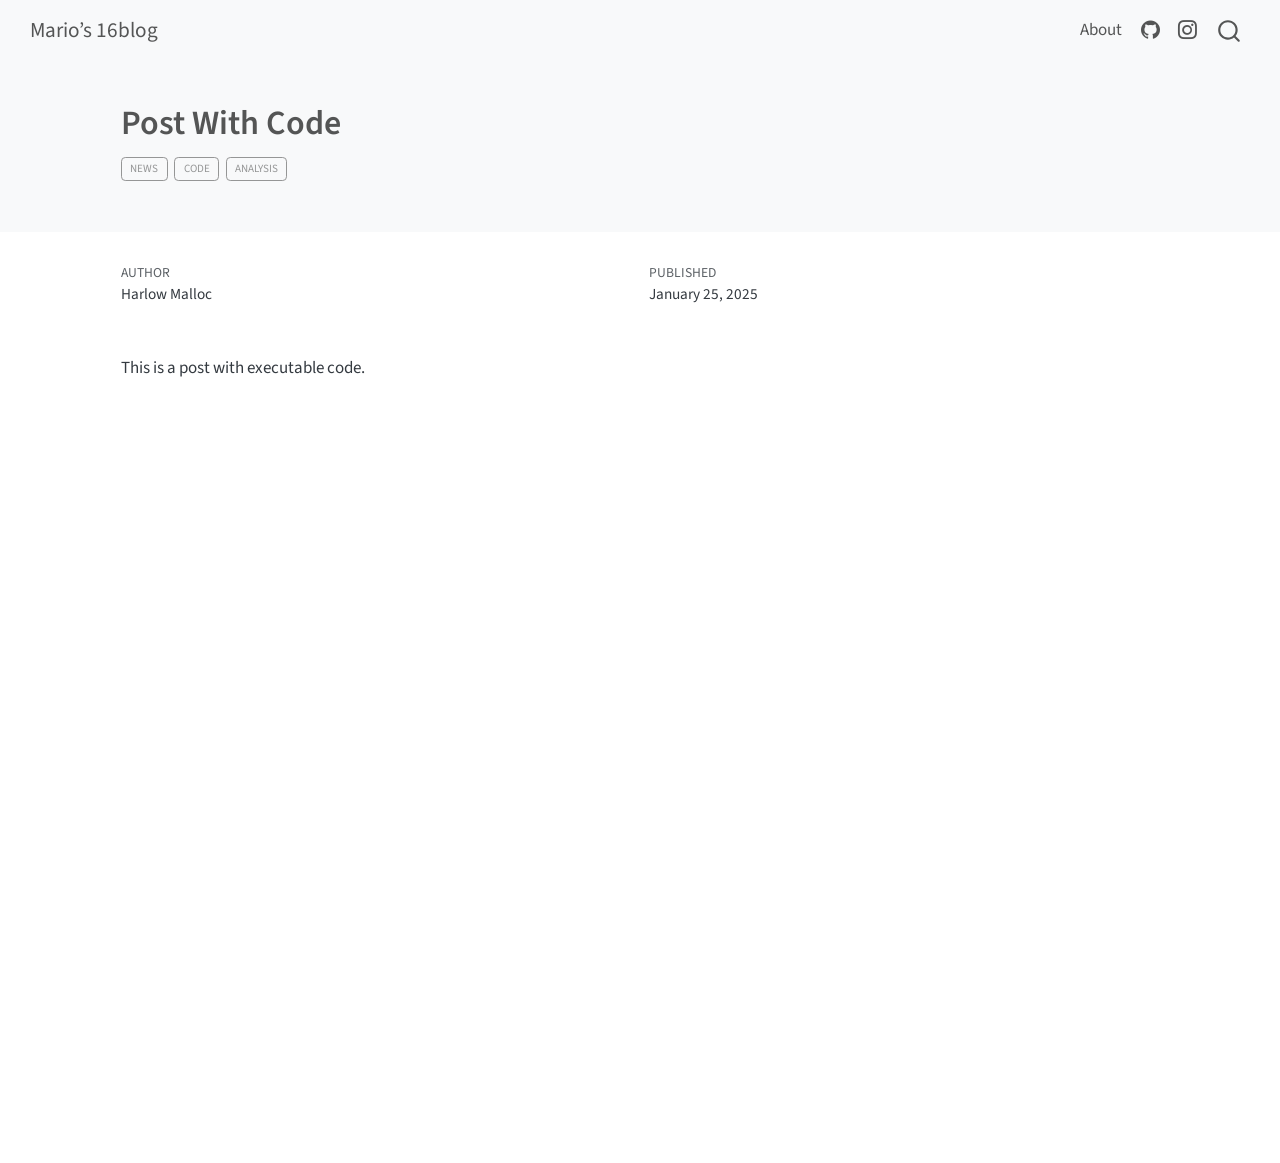
<file: posts/post-with-code/index.html>
<!DOCTYPE html>
<html xmlns="http://www.w3.org/1999/xhtml" lang="en" xml:lang="en"><head>

<meta charset="utf-8">
<meta name="generator" content="quarto-1.6.40">

<meta name="viewport" content="width=device-width, initial-scale=1.0, user-scalable=yes">

<meta name="author" content="Harlow Malloc">
<meta name="dcterms.date" content="2025-01-25">

<title>Post With Code – Mario’s 16blog</title>
<style>
code{white-space: pre-wrap;}
span.smallcaps{font-variant: small-caps;}
div.columns{display: flex; gap: min(4vw, 1.5em);}
div.column{flex: auto; overflow-x: auto;}
div.hanging-indent{margin-left: 1.5em; text-indent: -1.5em;}
ul.task-list{list-style: none;}
ul.task-list li input[type="checkbox"] {
  width: 0.8em;
  margin: 0 0.8em 0.2em -1em; /* quarto-specific, see https://github.com/quarto-dev/quarto-cli/issues/4556 */ 
  vertical-align: middle;
}
</style>


<script src="../../site_libs/quarto-nav/quarto-nav.js"></script>
<script src="../../site_libs/quarto-nav/headroom.min.js"></script>
<script src="../../site_libs/clipboard/clipboard.min.js"></script>
<script src="../../site_libs/quarto-search/autocomplete.umd.js"></script>
<script src="../../site_libs/quarto-search/fuse.min.js"></script>
<script src="../../site_libs/quarto-search/quarto-search.js"></script>
<meta name="quarto:offset" content="../../">
<script src="../../site_libs/quarto-html/quarto.js"></script>
<script src="../../site_libs/quarto-html/popper.min.js"></script>
<script src="../../site_libs/quarto-html/tippy.umd.min.js"></script>
<script src="../../site_libs/quarto-html/anchor.min.js"></script>
<link href="../../site_libs/quarto-html/tippy.css" rel="stylesheet">
<link href="../../site_libs/quarto-html/quarto-syntax-highlighting-549806ee2085284f45b00abea8c6df48.css" rel="stylesheet" id="quarto-text-highlighting-styles">
<script src="../../site_libs/bootstrap/bootstrap.min.js"></script>
<link href="../../site_libs/bootstrap/bootstrap-icons.css" rel="stylesheet">
<link href="../../site_libs/bootstrap/bootstrap-259a0eaf279f66213346e61847f93919.min.css" rel="stylesheet" append-hash="true" id="quarto-bootstrap" data-mode="light">
<script id="quarto-search-options" type="application/json">{
  "location": "navbar",
  "copy-button": false,
  "collapse-after": 3,
  "panel-placement": "end",
  "type": "overlay",
  "limit": 50,
  "keyboard-shortcut": [
    "f",
    "/",
    "s"
  ],
  "show-item-context": false,
  "language": {
    "search-no-results-text": "No results",
    "search-matching-documents-text": "matching documents",
    "search-copy-link-title": "Copy link to search",
    "search-hide-matches-text": "Hide additional matches",
    "search-more-match-text": "more match in this document",
    "search-more-matches-text": "more matches in this document",
    "search-clear-button-title": "Clear",
    "search-text-placeholder": "",
    "search-detached-cancel-button-title": "Cancel",
    "search-submit-button-title": "Submit",
    "search-label": "Search"
  }
}</script>


<link rel="stylesheet" href="../../styles.css">
</head>

<body class="nav-fixed fullcontent">

<div id="quarto-search-results"></div>
  <header id="quarto-header" class="headroom fixed-top quarto-banner">
    <nav class="navbar navbar-expand-lg " data-bs-theme="dark">
      <div class="navbar-container container-fluid">
      <div class="navbar-brand-container mx-auto">
    <a class="navbar-brand" href="../../index.html">
    <span class="navbar-title">Mario’s 16blog</span>
    </a>
  </div>
            <div id="quarto-search" class="" title="Search"></div>
          <button class="navbar-toggler" type="button" data-bs-toggle="collapse" data-bs-target="#navbarCollapse" aria-controls="navbarCollapse" role="menu" aria-expanded="false" aria-label="Toggle navigation" onclick="if (window.quartoToggleHeadroom) { window.quartoToggleHeadroom(); }">
  <span class="navbar-toggler-icon"></span>
</button>
          <div class="collapse navbar-collapse" id="navbarCollapse">
            <ul class="navbar-nav navbar-nav-scroll ms-auto">
  <li class="nav-item">
    <a class="nav-link" href="../../about.html"> 
<span class="menu-text">About</span></a>
  </li>  
  <li class="nav-item compact">
    <a class="nav-link" href="https://github.com/"> <i class="bi bi-github" role="img">
</i> 
<span class="menu-text"></span></a>
  </li>  
  <li class="nav-item compact">
    <a class="nav-link" href="https://instagram.com"> <i class="bi bi-instagram" role="img">
</i> 
<span class="menu-text"></span></a>
  </li>  
</ul>
          </div> <!-- /navcollapse -->
            <div class="quarto-navbar-tools">
</div>
      </div> <!-- /container-fluid -->
    </nav>
</header>
<!-- content -->
<header id="title-block-header" class="quarto-title-block default page-columns page-full">
  <div class="quarto-title-banner page-columns page-full">
    <div class="quarto-title column-body">
      <h1 class="title">Post With Code</h1>
                                <div class="quarto-categories">
                <div class="quarto-category">news</div>
                <div class="quarto-category">code</div>
                <div class="quarto-category">analysis</div>
              </div>
                  </div>
  </div>
    
  
  <div class="quarto-title-meta">

      <div>
      <div class="quarto-title-meta-heading">Author</div>
      <div class="quarto-title-meta-contents">
               <p>Harlow Malloc </p>
            </div>
    </div>
      
      <div>
      <div class="quarto-title-meta-heading">Published</div>
      <div class="quarto-title-meta-contents">
        <p class="date">January 25, 2025</p>
      </div>
    </div>
    
      
    </div>
    
  
  </header><div id="quarto-content" class="quarto-container page-columns page-rows-contents page-layout-article page-navbar">
<!-- sidebar -->
<!-- margin-sidebar -->
    
<!-- main -->
<main class="content quarto-banner-title-block" id="quarto-document-content">





<p>This is a post with executable code.</p>



</main> <!-- /main -->
<script id="quarto-html-after-body" type="application/javascript">
window.document.addEventListener("DOMContentLoaded", function (event) {
  const toggleBodyColorMode = (bsSheetEl) => {
    const mode = bsSheetEl.getAttribute("data-mode");
    const bodyEl = window.document.querySelector("body");
    if (mode === "dark") {
      bodyEl.classList.add("quarto-dark");
      bodyEl.classList.remove("quarto-light");
    } else {
      bodyEl.classList.add("quarto-light");
      bodyEl.classList.remove("quarto-dark");
    }
  }
  const toggleBodyColorPrimary = () => {
    const bsSheetEl = window.document.querySelector("link#quarto-bootstrap");
    if (bsSheetEl) {
      toggleBodyColorMode(bsSheetEl);
    }
  }
  toggleBodyColorPrimary();  
  const icon = "";
  const anchorJS = new window.AnchorJS();
  anchorJS.options = {
    placement: 'right',
    icon: icon
  };
  anchorJS.add('.anchored');
  const isCodeAnnotation = (el) => {
    for (const clz of el.classList) {
      if (clz.startsWith('code-annotation-')) {                     
        return true;
      }
    }
    return false;
  }
  const onCopySuccess = function(e) {
    // button target
    const button = e.trigger;
    // don't keep focus
    button.blur();
    // flash "checked"
    button.classList.add('code-copy-button-checked');
    var currentTitle = button.getAttribute("title");
    button.setAttribute("title", "Copied!");
    let tooltip;
    if (window.bootstrap) {
      button.setAttribute("data-bs-toggle", "tooltip");
      button.setAttribute("data-bs-placement", "left");
      button.setAttribute("data-bs-title", "Copied!");
      tooltip = new bootstrap.Tooltip(button, 
        { trigger: "manual", 
          customClass: "code-copy-button-tooltip",
          offset: [0, -8]});
      tooltip.show();    
    }
    setTimeout(function() {
      if (tooltip) {
        tooltip.hide();
        button.removeAttribute("data-bs-title");
        button.removeAttribute("data-bs-toggle");
        button.removeAttribute("data-bs-placement");
      }
      button.setAttribute("title", currentTitle);
      button.classList.remove('code-copy-button-checked');
    }, 1000);
    // clear code selection
    e.clearSelection();
  }
  const getTextToCopy = function(trigger) {
      const codeEl = trigger.previousElementSibling.cloneNode(true);
      for (const childEl of codeEl.children) {
        if (isCodeAnnotation(childEl)) {
          childEl.remove();
        }
      }
      return codeEl.innerText;
  }
  const clipboard = new window.ClipboardJS('.code-copy-button:not([data-in-quarto-modal])', {
    text: getTextToCopy
  });
  clipboard.on('success', onCopySuccess);
  if (window.document.getElementById('quarto-embedded-source-code-modal')) {
    const clipboardModal = new window.ClipboardJS('.code-copy-button[data-in-quarto-modal]', {
      text: getTextToCopy,
      container: window.document.getElementById('quarto-embedded-source-code-modal')
    });
    clipboardModal.on('success', onCopySuccess);
  }
    var localhostRegex = new RegExp(/^(?:http|https):\/\/localhost\:?[0-9]*\//);
    var mailtoRegex = new RegExp(/^mailto:/);
      var filterRegex = new RegExp("https:\/\/MarioTruong27\.github\.io\/16blog\/");
    var isInternal = (href) => {
        return filterRegex.test(href) || localhostRegex.test(href) || mailtoRegex.test(href);
    }
    // Inspect non-navigation links and adorn them if external
 	var links = window.document.querySelectorAll('a[href]:not(.nav-link):not(.navbar-brand):not(.toc-action):not(.sidebar-link):not(.sidebar-item-toggle):not(.pagination-link):not(.no-external):not([aria-hidden]):not(.dropdown-item):not(.quarto-navigation-tool):not(.about-link)');
    for (var i=0; i<links.length; i++) {
      const link = links[i];
      if (!isInternal(link.href)) {
        // undo the damage that might have been done by quarto-nav.js in the case of
        // links that we want to consider external
        if (link.dataset.originalHref !== undefined) {
          link.href = link.dataset.originalHref;
        }
      }
    }
  function tippyHover(el, contentFn, onTriggerFn, onUntriggerFn) {
    const config = {
      allowHTML: true,
      maxWidth: 500,
      delay: 100,
      arrow: false,
      appendTo: function(el) {
          return el.parentElement;
      },
      interactive: true,
      interactiveBorder: 10,
      theme: 'quarto',
      placement: 'bottom-start',
    };
    if (contentFn) {
      config.content = contentFn;
    }
    if (onTriggerFn) {
      config.onTrigger = onTriggerFn;
    }
    if (onUntriggerFn) {
      config.onUntrigger = onUntriggerFn;
    }
    window.tippy(el, config); 
  }
  const noterefs = window.document.querySelectorAll('a[role="doc-noteref"]');
  for (var i=0; i<noterefs.length; i++) {
    const ref = noterefs[i];
    tippyHover(ref, function() {
      // use id or data attribute instead here
      let href = ref.getAttribute('data-footnote-href') || ref.getAttribute('href');
      try { href = new URL(href).hash; } catch {}
      const id = href.replace(/^#\/?/, "");
      const note = window.document.getElementById(id);
      if (note) {
        return note.innerHTML;
      } else {
        return "";
      }
    });
  }
  const xrefs = window.document.querySelectorAll('a.quarto-xref');
  const processXRef = (id, note) => {
    // Strip column container classes
    const stripColumnClz = (el) => {
      el.classList.remove("page-full", "page-columns");
      if (el.children) {
        for (const child of el.children) {
          stripColumnClz(child);
        }
      }
    }
    stripColumnClz(note)
    if (id === null || id.startsWith('sec-')) {
      // Special case sections, only their first couple elements
      const container = document.createElement("div");
      if (note.children && note.children.length > 2) {
        container.appendChild(note.children[0].cloneNode(true));
        for (let i = 1; i < note.children.length; i++) {
          const child = note.children[i];
          if (child.tagName === "P" && child.innerText === "") {
            continue;
          } else {
            container.appendChild(child.cloneNode(true));
            break;
          }
        }
        if (window.Quarto?.typesetMath) {
          window.Quarto.typesetMath(container);
        }
        return container.innerHTML
      } else {
        if (window.Quarto?.typesetMath) {
          window.Quarto.typesetMath(note);
        }
        return note.innerHTML;
      }
    } else {
      // Remove any anchor links if they are present
      const anchorLink = note.querySelector('a.anchorjs-link');
      if (anchorLink) {
        anchorLink.remove();
      }
      if (window.Quarto?.typesetMath) {
        window.Quarto.typesetMath(note);
      }
      if (note.classList.contains("callout")) {
        return note.outerHTML;
      } else {
        return note.innerHTML;
      }
    }
  }
  for (var i=0; i<xrefs.length; i++) {
    const xref = xrefs[i];
    tippyHover(xref, undefined, function(instance) {
      instance.disable();
      let url = xref.getAttribute('href');
      let hash = undefined; 
      if (url.startsWith('#')) {
        hash = url;
      } else {
        try { hash = new URL(url).hash; } catch {}
      }
      if (hash) {
        const id = hash.replace(/^#\/?/, "");
        const note = window.document.getElementById(id);
        if (note !== null) {
          try {
            const html = processXRef(id, note.cloneNode(true));
            instance.setContent(html);
          } finally {
            instance.enable();
            instance.show();
          }
        } else {
          // See if we can fetch this
          fetch(url.split('#')[0])
          .then(res => res.text())
          .then(html => {
            const parser = new DOMParser();
            const htmlDoc = parser.parseFromString(html, "text/html");
            const note = htmlDoc.getElementById(id);
            if (note !== null) {
              const html = processXRef(id, note);
              instance.setContent(html);
            } 
          }).finally(() => {
            instance.enable();
            instance.show();
          });
        }
      } else {
        // See if we can fetch a full url (with no hash to target)
        // This is a special case and we should probably do some content thinning / targeting
        fetch(url)
        .then(res => res.text())
        .then(html => {
          const parser = new DOMParser();
          const htmlDoc = parser.parseFromString(html, "text/html");
          const note = htmlDoc.querySelector('main.content');
          if (note !== null) {
            // This should only happen for chapter cross references
            // (since there is no id in the URL)
            // remove the first header
            if (note.children.length > 0 && note.children[0].tagName === "HEADER") {
              note.children[0].remove();
            }
            const html = processXRef(null, note);
            instance.setContent(html);
          } 
        }).finally(() => {
          instance.enable();
          instance.show();
        });
      }
    }, function(instance) {
    });
  }
      let selectedAnnoteEl;
      const selectorForAnnotation = ( cell, annotation) => {
        let cellAttr = 'data-code-cell="' + cell + '"';
        let lineAttr = 'data-code-annotation="' +  annotation + '"';
        const selector = 'span[' + cellAttr + '][' + lineAttr + ']';
        return selector;
      }
      const selectCodeLines = (annoteEl) => {
        const doc = window.document;
        const targetCell = annoteEl.getAttribute("data-target-cell");
        const targetAnnotation = annoteEl.getAttribute("data-target-annotation");
        const annoteSpan = window.document.querySelector(selectorForAnnotation(targetCell, targetAnnotation));
        const lines = annoteSpan.getAttribute("data-code-lines").split(",");
        const lineIds = lines.map((line) => {
          return targetCell + "-" + line;
        })
        let top = null;
        let height = null;
        let parent = null;
        if (lineIds.length > 0) {
            //compute the position of the single el (top and bottom and make a div)
            const el = window.document.getElementById(lineIds[0]);
            top = el.offsetTop;
            height = el.offsetHeight;
            parent = el.parentElement.parentElement;
          if (lineIds.length > 1) {
            const lastEl = window.document.getElementById(lineIds[lineIds.length - 1]);
            const bottom = lastEl.offsetTop + lastEl.offsetHeight;
            height = bottom - top;
          }
          if (top !== null && height !== null && parent !== null) {
            // cook up a div (if necessary) and position it 
            let div = window.document.getElementById("code-annotation-line-highlight");
            if (div === null) {
              div = window.document.createElement("div");
              div.setAttribute("id", "code-annotation-line-highlight");
              div.style.position = 'absolute';
              parent.appendChild(div);
            }
            div.style.top = top - 2 + "px";
            div.style.height = height + 4 + "px";
            div.style.left = 0;
            let gutterDiv = window.document.getElementById("code-annotation-line-highlight-gutter");
            if (gutterDiv === null) {
              gutterDiv = window.document.createElement("div");
              gutterDiv.setAttribute("id", "code-annotation-line-highlight-gutter");
              gutterDiv.style.position = 'absolute';
              const codeCell = window.document.getElementById(targetCell);
              const gutter = codeCell.querySelector('.code-annotation-gutter');
              gutter.appendChild(gutterDiv);
            }
            gutterDiv.style.top = top - 2 + "px";
            gutterDiv.style.height = height + 4 + "px";
          }
          selectedAnnoteEl = annoteEl;
        }
      };
      const unselectCodeLines = () => {
        const elementsIds = ["code-annotation-line-highlight", "code-annotation-line-highlight-gutter"];
        elementsIds.forEach((elId) => {
          const div = window.document.getElementById(elId);
          if (div) {
            div.remove();
          }
        });
        selectedAnnoteEl = undefined;
      };
        // Handle positioning of the toggle
    window.addEventListener(
      "resize",
      throttle(() => {
        elRect = undefined;
        if (selectedAnnoteEl) {
          selectCodeLines(selectedAnnoteEl);
        }
      }, 10)
    );
    function throttle(fn, ms) {
    let throttle = false;
    let timer;
      return (...args) => {
        if(!throttle) { // first call gets through
            fn.apply(this, args);
            throttle = true;
        } else { // all the others get throttled
            if(timer) clearTimeout(timer); // cancel #2
            timer = setTimeout(() => {
              fn.apply(this, args);
              timer = throttle = false;
            }, ms);
        }
      };
    }
      // Attach click handler to the DT
      const annoteDls = window.document.querySelectorAll('dt[data-target-cell]');
      for (const annoteDlNode of annoteDls) {
        annoteDlNode.addEventListener('click', (event) => {
          const clickedEl = event.target;
          if (clickedEl !== selectedAnnoteEl) {
            unselectCodeLines();
            const activeEl = window.document.querySelector('dt[data-target-cell].code-annotation-active');
            if (activeEl) {
              activeEl.classList.remove('code-annotation-active');
            }
            selectCodeLines(clickedEl);
            clickedEl.classList.add('code-annotation-active');
          } else {
            // Unselect the line
            unselectCodeLines();
            clickedEl.classList.remove('code-annotation-active');
          }
        });
      }
  const findCites = (el) => {
    const parentEl = el.parentElement;
    if (parentEl) {
      const cites = parentEl.dataset.cites;
      if (cites) {
        return {
          el,
          cites: cites.split(' ')
        };
      } else {
        return findCites(el.parentElement)
      }
    } else {
      return undefined;
    }
  };
  var bibliorefs = window.document.querySelectorAll('a[role="doc-biblioref"]');
  for (var i=0; i<bibliorefs.length; i++) {
    const ref = bibliorefs[i];
    const citeInfo = findCites(ref);
    if (citeInfo) {
      tippyHover(citeInfo.el, function() {
        var popup = window.document.createElement('div');
        citeInfo.cites.forEach(function(cite) {
          var citeDiv = window.document.createElement('div');
          citeDiv.classList.add('hanging-indent');
          citeDiv.classList.add('csl-entry');
          var biblioDiv = window.document.getElementById('ref-' + cite);
          if (biblioDiv) {
            citeDiv.innerHTML = biblioDiv.innerHTML;
          }
          popup.appendChild(citeDiv);
        });
        return popup.innerHTML;
      });
    }
  }
});
</script>
</div> <!-- /content -->




</body></html>
</file>
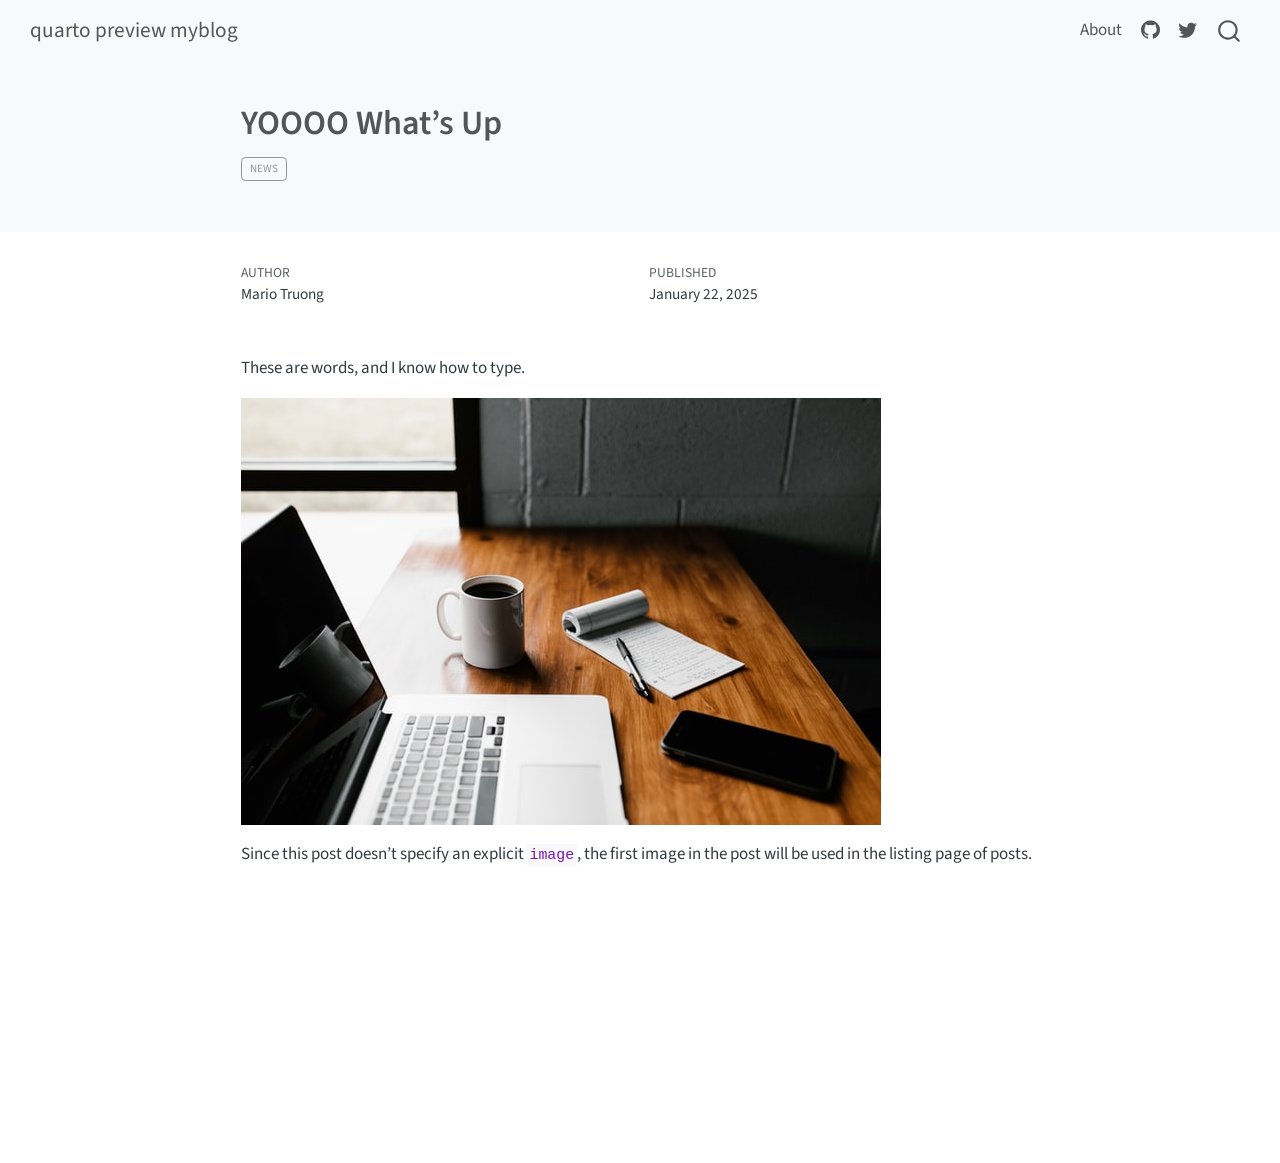
<file: posts/welcome/index.html>
<!DOCTYPE html>
<html xmlns="http://www.w3.org/1999/xhtml" lang="en" xml:lang="en"><head>

<meta charset="utf-8">
<meta name="generator" content="quarto-1.6.40">

<meta name="viewport" content="width=device-width, initial-scale=1.0, user-scalable=yes">

<meta name="author" content="Mario Truong">
<meta name="dcterms.date" content="2025-01-22">

<title>YOOOO What’s Up – quarto preview myblog</title>
<style>
code{white-space: pre-wrap;}
span.smallcaps{font-variant: small-caps;}
div.columns{display: flex; gap: min(4vw, 1.5em);}
div.column{flex: auto; overflow-x: auto;}
div.hanging-indent{margin-left: 1.5em; text-indent: -1.5em;}
ul.task-list{list-style: none;}
ul.task-list li input[type="checkbox"] {
  width: 0.8em;
  margin: 0 0.8em 0.2em -1em; /* quarto-specific, see https://github.com/quarto-dev/quarto-cli/issues/4556 */ 
  vertical-align: middle;
}
</style>


<script src="../../site_libs/quarto-nav/quarto-nav.js"></script>
<script src="../../site_libs/quarto-nav/headroom.min.js"></script>
<script src="../../site_libs/clipboard/clipboard.min.js"></script>
<script src="../../site_libs/quarto-search/autocomplete.umd.js"></script>
<script src="../../site_libs/quarto-search/fuse.min.js"></script>
<script src="../../site_libs/quarto-search/quarto-search.js"></script>
<meta name="quarto:offset" content="../../">
<script src="../../site_libs/quarto-html/quarto.js"></script>
<script src="../../site_libs/quarto-html/popper.min.js"></script>
<script src="../../site_libs/quarto-html/tippy.umd.min.js"></script>
<script src="../../site_libs/quarto-html/anchor.min.js"></script>
<link href="../../site_libs/quarto-html/tippy.css" rel="stylesheet">
<link href="../../site_libs/quarto-html/quarto-syntax-highlighting-549806ee2085284f45b00abea8c6df48.css" rel="stylesheet" id="quarto-text-highlighting-styles">
<script src="../../site_libs/bootstrap/bootstrap.min.js"></script>
<link href="../../site_libs/bootstrap/bootstrap-icons.css" rel="stylesheet">
<link href="../../site_libs/bootstrap/bootstrap-ddd961a2510921635943dfbbd19534c4.min.css" rel="stylesheet" append-hash="true" id="quarto-bootstrap" data-mode="light">
<script id="quarto-search-options" type="application/json">{
  "location": "navbar",
  "copy-button": false,
  "collapse-after": 3,
  "panel-placement": "end",
  "type": "overlay",
  "limit": 50,
  "keyboard-shortcut": [
    "f",
    "/",
    "s"
  ],
  "show-item-context": false,
  "language": {
    "search-no-results-text": "No results",
    "search-matching-documents-text": "matching documents",
    "search-copy-link-title": "Copy link to search",
    "search-hide-matches-text": "Hide additional matches",
    "search-more-match-text": "more match in this document",
    "search-more-matches-text": "more matches in this document",
    "search-clear-button-title": "Clear",
    "search-text-placeholder": "",
    "search-detached-cancel-button-title": "Cancel",
    "search-submit-button-title": "Submit",
    "search-label": "Search"
  }
}</script>


<link rel="stylesheet" href="../../styles.css">
</head>

<body class="nav-fixed fullcontent">

<div id="quarto-search-results"></div>
  <header id="quarto-header" class="headroom fixed-top quarto-banner">
    <nav class="navbar navbar-expand-lg " data-bs-theme="dark">
      <div class="navbar-container container-fluid">
      <div class="navbar-brand-container mx-auto">
    <a class="navbar-brand" href="../../index.html">
    <span class="navbar-title">quarto preview myblog</span>
    </a>
  </div>
            <div id="quarto-search" class="" title="Search"></div>
          <button class="navbar-toggler" type="button" data-bs-toggle="collapse" data-bs-target="#navbarCollapse" aria-controls="navbarCollapse" role="menu" aria-expanded="false" aria-label="Toggle navigation" onclick="if (window.quartoToggleHeadroom) { window.quartoToggleHeadroom(); }">
  <span class="navbar-toggler-icon"></span>
</button>
          <div class="collapse navbar-collapse" id="navbarCollapse">
            <ul class="navbar-nav navbar-nav-scroll ms-auto">
  <li class="nav-item">
    <a class="nav-link" href="../../about.html"> 
<span class="menu-text">About</span></a>
  </li>  
  <li class="nav-item compact">
    <a class="nav-link" href="https://github.com/"> <i class="bi bi-github" role="img">
</i> 
<span class="menu-text"></span></a>
  </li>  
  <li class="nav-item compact">
    <a class="nav-link" href="https://twitter.com"> <i class="bi bi-twitter" role="img">
</i> 
<span class="menu-text"></span></a>
  </li>  
</ul>
          </div> <!-- /navcollapse -->
            <div class="quarto-navbar-tools">
</div>
      </div> <!-- /container-fluid -->
    </nav>
</header>
<!-- content -->
<header id="title-block-header" class="quarto-title-block default page-columns page-full">
  <div class="quarto-title-banner page-columns page-full">
    <div class="quarto-title column-body">
      <h1 class="title">YOOOO What’s Up</h1>
                                <div class="quarto-categories">
                <div class="quarto-category">news</div>
              </div>
                  </div>
  </div>
    
  
  <div class="quarto-title-meta">

      <div>
      <div class="quarto-title-meta-heading">Author</div>
      <div class="quarto-title-meta-contents">
               <p>Mario Truong </p>
            </div>
    </div>
      
      <div>
      <div class="quarto-title-meta-heading">Published</div>
      <div class="quarto-title-meta-contents">
        <p class="date">January 22, 2025</p>
      </div>
    </div>
    
      
    </div>
    
  
  </header><div id="quarto-content" class="quarto-container page-columns page-rows-contents page-layout-article page-navbar">
<!-- sidebar -->
<!-- margin-sidebar -->
    
<!-- main -->
<main class="content quarto-banner-title-block" id="quarto-document-content">





<p>These are words, and I know how to type.</p>
<p><img src="thumbnail.jpg" class="img-fluid"></p>
<p>Since this post doesn’t specify an explicit <code>image</code>, the first image in the post will be used in the listing page of posts.</p>



</main> <!-- /main -->
<script id="quarto-html-after-body" type="application/javascript">
window.document.addEventListener("DOMContentLoaded", function (event) {
  const toggleBodyColorMode = (bsSheetEl) => {
    const mode = bsSheetEl.getAttribute("data-mode");
    const bodyEl = window.document.querySelector("body");
    if (mode === "dark") {
      bodyEl.classList.add("quarto-dark");
      bodyEl.classList.remove("quarto-light");
    } else {
      bodyEl.classList.add("quarto-light");
      bodyEl.classList.remove("quarto-dark");
    }
  }
  const toggleBodyColorPrimary = () => {
    const bsSheetEl = window.document.querySelector("link#quarto-bootstrap");
    if (bsSheetEl) {
      toggleBodyColorMode(bsSheetEl);
    }
  }
  toggleBodyColorPrimary();  
  const icon = "";
  const anchorJS = new window.AnchorJS();
  anchorJS.options = {
    placement: 'right',
    icon: icon
  };
  anchorJS.add('.anchored');
  const isCodeAnnotation = (el) => {
    for (const clz of el.classList) {
      if (clz.startsWith('code-annotation-')) {                     
        return true;
      }
    }
    return false;
  }
  const onCopySuccess = function(e) {
    // button target
    const button = e.trigger;
    // don't keep focus
    button.blur();
    // flash "checked"
    button.classList.add('code-copy-button-checked');
    var currentTitle = button.getAttribute("title");
    button.setAttribute("title", "Copied!");
    let tooltip;
    if (window.bootstrap) {
      button.setAttribute("data-bs-toggle", "tooltip");
      button.setAttribute("data-bs-placement", "left");
      button.setAttribute("data-bs-title", "Copied!");
      tooltip = new bootstrap.Tooltip(button, 
        { trigger: "manual", 
          customClass: "code-copy-button-tooltip",
          offset: [0, -8]});
      tooltip.show();    
    }
    setTimeout(function() {
      if (tooltip) {
        tooltip.hide();
        button.removeAttribute("data-bs-title");
        button.removeAttribute("data-bs-toggle");
        button.removeAttribute("data-bs-placement");
      }
      button.setAttribute("title", currentTitle);
      button.classList.remove('code-copy-button-checked');
    }, 1000);
    // clear code selection
    e.clearSelection();
  }
  const getTextToCopy = function(trigger) {
      const codeEl = trigger.previousElementSibling.cloneNode(true);
      for (const childEl of codeEl.children) {
        if (isCodeAnnotation(childEl)) {
          childEl.remove();
        }
      }
      return codeEl.innerText;
  }
  const clipboard = new window.ClipboardJS('.code-copy-button:not([data-in-quarto-modal])', {
    text: getTextToCopy
  });
  clipboard.on('success', onCopySuccess);
  if (window.document.getElementById('quarto-embedded-source-code-modal')) {
    const clipboardModal = new window.ClipboardJS('.code-copy-button[data-in-quarto-modal]', {
      text: getTextToCopy,
      container: window.document.getElementById('quarto-embedded-source-code-modal')
    });
    clipboardModal.on('success', onCopySuccess);
  }
    var localhostRegex = new RegExp(/^(?:http|https):\/\/localhost\:?[0-9]*\//);
    var mailtoRegex = new RegExp(/^mailto:/);
      var filterRegex = new RegExp("https:\/\/MarioTruong27\.github\.io\/16blog\/");
    var isInternal = (href) => {
        return filterRegex.test(href) || localhostRegex.test(href) || mailtoRegex.test(href);
    }
    // Inspect non-navigation links and adorn them if external
 	var links = window.document.querySelectorAll('a[href]:not(.nav-link):not(.navbar-brand):not(.toc-action):not(.sidebar-link):not(.sidebar-item-toggle):not(.pagination-link):not(.no-external):not([aria-hidden]):not(.dropdown-item):not(.quarto-navigation-tool):not(.about-link)');
    for (var i=0; i<links.length; i++) {
      const link = links[i];
      if (!isInternal(link.href)) {
        // undo the damage that might have been done by quarto-nav.js in the case of
        // links that we want to consider external
        if (link.dataset.originalHref !== undefined) {
          link.href = link.dataset.originalHref;
        }
      }
    }
  function tippyHover(el, contentFn, onTriggerFn, onUntriggerFn) {
    const config = {
      allowHTML: true,
      maxWidth: 500,
      delay: 100,
      arrow: false,
      appendTo: function(el) {
          return el.parentElement;
      },
      interactive: true,
      interactiveBorder: 10,
      theme: 'quarto',
      placement: 'bottom-start',
    };
    if (contentFn) {
      config.content = contentFn;
    }
    if (onTriggerFn) {
      config.onTrigger = onTriggerFn;
    }
    if (onUntriggerFn) {
      config.onUntrigger = onUntriggerFn;
    }
    window.tippy(el, config); 
  }
  const noterefs = window.document.querySelectorAll('a[role="doc-noteref"]');
  for (var i=0; i<noterefs.length; i++) {
    const ref = noterefs[i];
    tippyHover(ref, function() {
      // use id or data attribute instead here
      let href = ref.getAttribute('data-footnote-href') || ref.getAttribute('href');
      try { href = new URL(href).hash; } catch {}
      const id = href.replace(/^#\/?/, "");
      const note = window.document.getElementById(id);
      if (note) {
        return note.innerHTML;
      } else {
        return "";
      }
    });
  }
  const xrefs = window.document.querySelectorAll('a.quarto-xref');
  const processXRef = (id, note) => {
    // Strip column container classes
    const stripColumnClz = (el) => {
      el.classList.remove("page-full", "page-columns");
      if (el.children) {
        for (const child of el.children) {
          stripColumnClz(child);
        }
      }
    }
    stripColumnClz(note)
    if (id === null || id.startsWith('sec-')) {
      // Special case sections, only their first couple elements
      const container = document.createElement("div");
      if (note.children && note.children.length > 2) {
        container.appendChild(note.children[0].cloneNode(true));
        for (let i = 1; i < note.children.length; i++) {
          const child = note.children[i];
          if (child.tagName === "P" && child.innerText === "") {
            continue;
          } else {
            container.appendChild(child.cloneNode(true));
            break;
          }
        }
        if (window.Quarto?.typesetMath) {
          window.Quarto.typesetMath(container);
        }
        return container.innerHTML
      } else {
        if (window.Quarto?.typesetMath) {
          window.Quarto.typesetMath(note);
        }
        return note.innerHTML;
      }
    } else {
      // Remove any anchor links if they are present
      const anchorLink = note.querySelector('a.anchorjs-link');
      if (anchorLink) {
        anchorLink.remove();
      }
      if (window.Quarto?.typesetMath) {
        window.Quarto.typesetMath(note);
      }
      if (note.classList.contains("callout")) {
        return note.outerHTML;
      } else {
        return note.innerHTML;
      }
    }
  }
  for (var i=0; i<xrefs.length; i++) {
    const xref = xrefs[i];
    tippyHover(xref, undefined, function(instance) {
      instance.disable();
      let url = xref.getAttribute('href');
      let hash = undefined; 
      if (url.startsWith('#')) {
        hash = url;
      } else {
        try { hash = new URL(url).hash; } catch {}
      }
      if (hash) {
        const id = hash.replace(/^#\/?/, "");
        const note = window.document.getElementById(id);
        if (note !== null) {
          try {
            const html = processXRef(id, note.cloneNode(true));
            instance.setContent(html);
          } finally {
            instance.enable();
            instance.show();
          }
        } else {
          // See if we can fetch this
          fetch(url.split('#')[0])
          .then(res => res.text())
          .then(html => {
            const parser = new DOMParser();
            const htmlDoc = parser.parseFromString(html, "text/html");
            const note = htmlDoc.getElementById(id);
            if (note !== null) {
              const html = processXRef(id, note);
              instance.setContent(html);
            } 
          }).finally(() => {
            instance.enable();
            instance.show();
          });
        }
      } else {
        // See if we can fetch a full url (with no hash to target)
        // This is a special case and we should probably do some content thinning / targeting
        fetch(url)
        .then(res => res.text())
        .then(html => {
          const parser = new DOMParser();
          const htmlDoc = parser.parseFromString(html, "text/html");
          const note = htmlDoc.querySelector('main.content');
          if (note !== null) {
            // This should only happen for chapter cross references
            // (since there is no id in the URL)
            // remove the first header
            if (note.children.length > 0 && note.children[0].tagName === "HEADER") {
              note.children[0].remove();
            }
            const html = processXRef(null, note);
            instance.setContent(html);
          } 
        }).finally(() => {
          instance.enable();
          instance.show();
        });
      }
    }, function(instance) {
    });
  }
      let selectedAnnoteEl;
      const selectorForAnnotation = ( cell, annotation) => {
        let cellAttr = 'data-code-cell="' + cell + '"';
        let lineAttr = 'data-code-annotation="' +  annotation + '"';
        const selector = 'span[' + cellAttr + '][' + lineAttr + ']';
        return selector;
      }
      const selectCodeLines = (annoteEl) => {
        const doc = window.document;
        const targetCell = annoteEl.getAttribute("data-target-cell");
        const targetAnnotation = annoteEl.getAttribute("data-target-annotation");
        const annoteSpan = window.document.querySelector(selectorForAnnotation(targetCell, targetAnnotation));
        const lines = annoteSpan.getAttribute("data-code-lines").split(",");
        const lineIds = lines.map((line) => {
          return targetCell + "-" + line;
        })
        let top = null;
        let height = null;
        let parent = null;
        if (lineIds.length > 0) {
            //compute the position of the single el (top and bottom and make a div)
            const el = window.document.getElementById(lineIds[0]);
            top = el.offsetTop;
            height = el.offsetHeight;
            parent = el.parentElement.parentElement;
          if (lineIds.length > 1) {
            const lastEl = window.document.getElementById(lineIds[lineIds.length - 1]);
            const bottom = lastEl.offsetTop + lastEl.offsetHeight;
            height = bottom - top;
          }
          if (top !== null && height !== null && parent !== null) {
            // cook up a div (if necessary) and position it 
            let div = window.document.getElementById("code-annotation-line-highlight");
            if (div === null) {
              div = window.document.createElement("div");
              div.setAttribute("id", "code-annotation-line-highlight");
              div.style.position = 'absolute';
              parent.appendChild(div);
            }
            div.style.top = top - 2 + "px";
            div.style.height = height + 4 + "px";
            div.style.left = 0;
            let gutterDiv = window.document.getElementById("code-annotation-line-highlight-gutter");
            if (gutterDiv === null) {
              gutterDiv = window.document.createElement("div");
              gutterDiv.setAttribute("id", "code-annotation-line-highlight-gutter");
              gutterDiv.style.position = 'absolute';
              const codeCell = window.document.getElementById(targetCell);
              const gutter = codeCell.querySelector('.code-annotation-gutter');
              gutter.appendChild(gutterDiv);
            }
            gutterDiv.style.top = top - 2 + "px";
            gutterDiv.style.height = height + 4 + "px";
          }
          selectedAnnoteEl = annoteEl;
        }
      };
      const unselectCodeLines = () => {
        const elementsIds = ["code-annotation-line-highlight", "code-annotation-line-highlight-gutter"];
        elementsIds.forEach((elId) => {
          const div = window.document.getElementById(elId);
          if (div) {
            div.remove();
          }
        });
        selectedAnnoteEl = undefined;
      };
        // Handle positioning of the toggle
    window.addEventListener(
      "resize",
      throttle(() => {
        elRect = undefined;
        if (selectedAnnoteEl) {
          selectCodeLines(selectedAnnoteEl);
        }
      }, 10)
    );
    function throttle(fn, ms) {
    let throttle = false;
    let timer;
      return (...args) => {
        if(!throttle) { // first call gets through
            fn.apply(this, args);
            throttle = true;
        } else { // all the others get throttled
            if(timer) clearTimeout(timer); // cancel #2
            timer = setTimeout(() => {
              fn.apply(this, args);
              timer = throttle = false;
            }, ms);
        }
      };
    }
      // Attach click handler to the DT
      const annoteDls = window.document.querySelectorAll('dt[data-target-cell]');
      for (const annoteDlNode of annoteDls) {
        annoteDlNode.addEventListener('click', (event) => {
          const clickedEl = event.target;
          if (clickedEl !== selectedAnnoteEl) {
            unselectCodeLines();
            const activeEl = window.document.querySelector('dt[data-target-cell].code-annotation-active');
            if (activeEl) {
              activeEl.classList.remove('code-annotation-active');
            }
            selectCodeLines(clickedEl);
            clickedEl.classList.add('code-annotation-active');
          } else {
            // Unselect the line
            unselectCodeLines();
            clickedEl.classList.remove('code-annotation-active');
          }
        });
      }
  const findCites = (el) => {
    const parentEl = el.parentElement;
    if (parentEl) {
      const cites = parentEl.dataset.cites;
      if (cites) {
        return {
          el,
          cites: cites.split(' ')
        };
      } else {
        return findCites(el.parentElement)
      }
    } else {
      return undefined;
    }
  };
  var bibliorefs = window.document.querySelectorAll('a[role="doc-biblioref"]');
  for (var i=0; i<bibliorefs.length; i++) {
    const ref = bibliorefs[i];
    const citeInfo = findCites(ref);
    if (citeInfo) {
      tippyHover(citeInfo.el, function() {
        var popup = window.document.createElement('div');
        citeInfo.cites.forEach(function(cite) {
          var citeDiv = window.document.createElement('div');
          citeDiv.classList.add('hanging-indent');
          citeDiv.classList.add('csl-entry');
          var biblioDiv = window.document.getElementById('ref-' + cite);
          if (biblioDiv) {
            citeDiv.innerHTML = biblioDiv.innerHTML;
          }
          popup.appendChild(citeDiv);
        });
        return popup.innerHTML;
      });
    }
  }
});
</script>
</div> <!-- /content -->




</body></html>
</file>
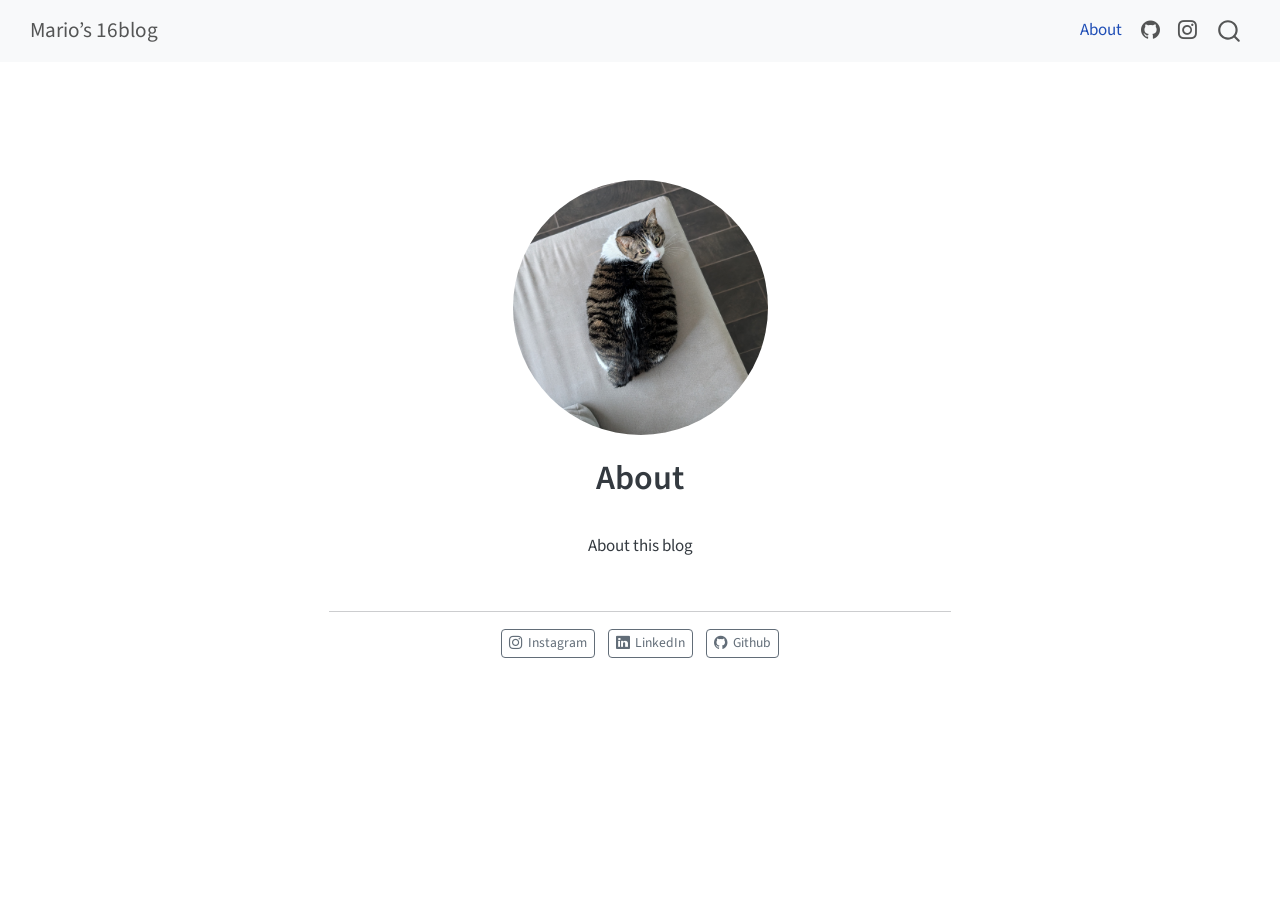
<file: about.html>
<!DOCTYPE html>
<html xmlns="http://www.w3.org/1999/xhtml" lang="en" xml:lang="en"><head>

<meta charset="utf-8">
<meta name="generator" content="quarto-1.6.40">

<meta name="viewport" content="width=device-width, initial-scale=1.0, user-scalable=yes">


<title>About – Mario’s 16blog</title>
<style>
code{white-space: pre-wrap;}
span.smallcaps{font-variant: small-caps;}
div.columns{display: flex; gap: min(4vw, 1.5em);}
div.column{flex: auto; overflow-x: auto;}
div.hanging-indent{margin-left: 1.5em; text-indent: -1.5em;}
ul.task-list{list-style: none;}
ul.task-list li input[type="checkbox"] {
  width: 0.8em;
  margin: 0 0.8em 0.2em -1em; /* quarto-specific, see https://github.com/quarto-dev/quarto-cli/issues/4556 */ 
  vertical-align: middle;
}
</style>


<script src="site_libs/quarto-nav/quarto-nav.js"></script>
<script src="site_libs/quarto-nav/headroom.min.js"></script>
<script src="site_libs/clipboard/clipboard.min.js"></script>
<script src="site_libs/quarto-search/autocomplete.umd.js"></script>
<script src="site_libs/quarto-search/fuse.min.js"></script>
<script src="site_libs/quarto-search/quarto-search.js"></script>
<meta name="quarto:offset" content="./">
<script src="site_libs/quarto-html/quarto.js"></script>
<script src="site_libs/quarto-html/popper.min.js"></script>
<script src="site_libs/quarto-html/tippy.umd.min.js"></script>
<link href="site_libs/quarto-html/tippy.css" rel="stylesheet">
<link href="site_libs/quarto-html/quarto-syntax-highlighting-549806ee2085284f45b00abea8c6df48.css" rel="stylesheet" id="quarto-text-highlighting-styles">
<script src="site_libs/bootstrap/bootstrap.min.js"></script>
<link href="site_libs/bootstrap/bootstrap-icons.css" rel="stylesheet">
<link href="site_libs/bootstrap/bootstrap-259a0eaf279f66213346e61847f93919.min.css" rel="stylesheet" append-hash="true" id="quarto-bootstrap" data-mode="light">
<script id="quarto-search-options" type="application/json">{
  "location": "navbar",
  "copy-button": false,
  "collapse-after": 3,
  "panel-placement": "end",
  "type": "overlay",
  "limit": 50,
  "keyboard-shortcut": [
    "f",
    "/",
    "s"
  ],
  "show-item-context": false,
  "language": {
    "search-no-results-text": "No results",
    "search-matching-documents-text": "matching documents",
    "search-copy-link-title": "Copy link to search",
    "search-hide-matches-text": "Hide additional matches",
    "search-more-match-text": "more match in this document",
    "search-more-matches-text": "more matches in this document",
    "search-clear-button-title": "Clear",
    "search-text-placeholder": "",
    "search-detached-cancel-button-title": "Cancel",
    "search-submit-button-title": "Submit",
    "search-label": "Search"
  }
}</script>


<link rel="stylesheet" href="styles.css">
</head>

<body class="nav-fixed fullcontent">

<div id="quarto-search-results"></div>
  <header id="quarto-header" class="headroom fixed-top">
    <nav class="navbar navbar-expand-lg " data-bs-theme="dark">
      <div class="navbar-container container-fluid">
      <div class="navbar-brand-container mx-auto">
    <a class="navbar-brand" href="./index.html">
    <span class="navbar-title">Mario’s 16blog</span>
    </a>
  </div>
            <div id="quarto-search" class="" title="Search"></div>
          <button class="navbar-toggler" type="button" data-bs-toggle="collapse" data-bs-target="#navbarCollapse" aria-controls="navbarCollapse" role="menu" aria-expanded="false" aria-label="Toggle navigation" onclick="if (window.quartoToggleHeadroom) { window.quartoToggleHeadroom(); }">
  <span class="navbar-toggler-icon"></span>
</button>
          <div class="collapse navbar-collapse" id="navbarCollapse">
            <ul class="navbar-nav navbar-nav-scroll ms-auto">
  <li class="nav-item">
    <a class="nav-link active" href="./about.html" aria-current="page"> 
<span class="menu-text">About</span></a>
  </li>  
  <li class="nav-item compact">
    <a class="nav-link" href="https://github.com/"> <i class="bi bi-github" role="img">
</i> 
<span class="menu-text"></span></a>
  </li>  
  <li class="nav-item compact">
    <a class="nav-link" href="https://instagram.com"> <i class="bi bi-instagram" role="img">
</i> 
<span class="menu-text"></span></a>
  </li>  
</ul>
          </div> <!-- /navcollapse -->
            <div class="quarto-navbar-tools">
</div>
      </div> <!-- /container-fluid -->
    </nav>
</header>
<!-- content -->
<div id="quarto-content" class="quarto-container page-columns page-rows-contents page-layout-article page-navbar">
<!-- sidebar -->
<!-- margin-sidebar -->
    
<!-- main -->
<div class="quarto-about-jolla">
  <img src="mushu.jpg" class="about-image
  round " style="height: 15em; width: 15em;">
 <header id="title-block-header" class="quarto-title-block default">
<div class="quarto-title">
<h1 class="title">About</h1>
</div>
<div class="quarto-title-meta">
  </div>
</header><main class="content" id="quarto-document-content">
<p>About this blog</p>


</main> 
  <hr class="about-sep">
   <div class="about-links">
  <a href="https://instagram.com" class="about-link" rel="" target="">
    <i class="bi bi-instagram"></i>
     <span class="about-link-text">Instagram</span>
  </a>
  <a href="https://linkedin.com" class="about-link" rel="" target="">
    <i class="bi bi-linkedin"></i>
     <span class="about-link-text">LinkedIn</span>
  </a>
  <a href="https://github.com" class="about-link" rel="" target="">
    <i class="bi bi-github"></i>
     <span class="about-link-text">Github</span>
  </a>
</div>
</div>
 <!-- /main -->
<script id="quarto-html-after-body" type="application/javascript">
window.document.addEventListener("DOMContentLoaded", function (event) {
  const toggleBodyColorMode = (bsSheetEl) => {
    const mode = bsSheetEl.getAttribute("data-mode");
    const bodyEl = window.document.querySelector("body");
    if (mode === "dark") {
      bodyEl.classList.add("quarto-dark");
      bodyEl.classList.remove("quarto-light");
    } else {
      bodyEl.classList.add("quarto-light");
      bodyEl.classList.remove("quarto-dark");
    }
  }
  const toggleBodyColorPrimary = () => {
    const bsSheetEl = window.document.querySelector("link#quarto-bootstrap");
    if (bsSheetEl) {
      toggleBodyColorMode(bsSheetEl);
    }
  }
  toggleBodyColorPrimary();  
  const isCodeAnnotation = (el) => {
    for (const clz of el.classList) {
      if (clz.startsWith('code-annotation-')) {                     
        return true;
      }
    }
    return false;
  }
  const onCopySuccess = function(e) {
    // button target
    const button = e.trigger;
    // don't keep focus
    button.blur();
    // flash "checked"
    button.classList.add('code-copy-button-checked');
    var currentTitle = button.getAttribute("title");
    button.setAttribute("title", "Copied!");
    let tooltip;
    if (window.bootstrap) {
      button.setAttribute("data-bs-toggle", "tooltip");
      button.setAttribute("data-bs-placement", "left");
      button.setAttribute("data-bs-title", "Copied!");
      tooltip = new bootstrap.Tooltip(button, 
        { trigger: "manual", 
          customClass: "code-copy-button-tooltip",
          offset: [0, -8]});
      tooltip.show();    
    }
    setTimeout(function() {
      if (tooltip) {
        tooltip.hide();
        button.removeAttribute("data-bs-title");
        button.removeAttribute("data-bs-toggle");
        button.removeAttribute("data-bs-placement");
      }
      button.setAttribute("title", currentTitle);
      button.classList.remove('code-copy-button-checked');
    }, 1000);
    // clear code selection
    e.clearSelection();
  }
  const getTextToCopy = function(trigger) {
      const codeEl = trigger.previousElementSibling.cloneNode(true);
      for (const childEl of codeEl.children) {
        if (isCodeAnnotation(childEl)) {
          childEl.remove();
        }
      }
      return codeEl.innerText;
  }
  const clipboard = new window.ClipboardJS('.code-copy-button:not([data-in-quarto-modal])', {
    text: getTextToCopy
  });
  clipboard.on('success', onCopySuccess);
  if (window.document.getElementById('quarto-embedded-source-code-modal')) {
    const clipboardModal = new window.ClipboardJS('.code-copy-button[data-in-quarto-modal]', {
      text: getTextToCopy,
      container: window.document.getElementById('quarto-embedded-source-code-modal')
    });
    clipboardModal.on('success', onCopySuccess);
  }
    var localhostRegex = new RegExp(/^(?:http|https):\/\/localhost\:?[0-9]*\//);
    var mailtoRegex = new RegExp(/^mailto:/);
      var filterRegex = new RegExp("https:\/\/MarioTruong27\.github\.io\/16blog\/");
    var isInternal = (href) => {
        return filterRegex.test(href) || localhostRegex.test(href) || mailtoRegex.test(href);
    }
    // Inspect non-navigation links and adorn them if external
 	var links = window.document.querySelectorAll('a[href]:not(.nav-link):not(.navbar-brand):not(.toc-action):not(.sidebar-link):not(.sidebar-item-toggle):not(.pagination-link):not(.no-external):not([aria-hidden]):not(.dropdown-item):not(.quarto-navigation-tool):not(.about-link)');
    for (var i=0; i<links.length; i++) {
      const link = links[i];
      if (!isInternal(link.href)) {
        // undo the damage that might have been done by quarto-nav.js in the case of
        // links that we want to consider external
        if (link.dataset.originalHref !== undefined) {
          link.href = link.dataset.originalHref;
        }
      }
    }
  function tippyHover(el, contentFn, onTriggerFn, onUntriggerFn) {
    const config = {
      allowHTML: true,
      maxWidth: 500,
      delay: 100,
      arrow: false,
      appendTo: function(el) {
          return el.parentElement;
      },
      interactive: true,
      interactiveBorder: 10,
      theme: 'quarto',
      placement: 'bottom-start',
    };
    if (contentFn) {
      config.content = contentFn;
    }
    if (onTriggerFn) {
      config.onTrigger = onTriggerFn;
    }
    if (onUntriggerFn) {
      config.onUntrigger = onUntriggerFn;
    }
    window.tippy(el, config); 
  }
  const noterefs = window.document.querySelectorAll('a[role="doc-noteref"]');
  for (var i=0; i<noterefs.length; i++) {
    const ref = noterefs[i];
    tippyHover(ref, function() {
      // use id or data attribute instead here
      let href = ref.getAttribute('data-footnote-href') || ref.getAttribute('href');
      try { href = new URL(href).hash; } catch {}
      const id = href.replace(/^#\/?/, "");
      const note = window.document.getElementById(id);
      if (note) {
        return note.innerHTML;
      } else {
        return "";
      }
    });
  }
  const xrefs = window.document.querySelectorAll('a.quarto-xref');
  const processXRef = (id, note) => {
    // Strip column container classes
    const stripColumnClz = (el) => {
      el.classList.remove("page-full", "page-columns");
      if (el.children) {
        for (const child of el.children) {
          stripColumnClz(child);
        }
      }
    }
    stripColumnClz(note)
    if (id === null || id.startsWith('sec-')) {
      // Special case sections, only their first couple elements
      const container = document.createElement("div");
      if (note.children && note.children.length > 2) {
        container.appendChild(note.children[0].cloneNode(true));
        for (let i = 1; i < note.children.length; i++) {
          const child = note.children[i];
          if (child.tagName === "P" && child.innerText === "") {
            continue;
          } else {
            container.appendChild(child.cloneNode(true));
            break;
          }
        }
        if (window.Quarto?.typesetMath) {
          window.Quarto.typesetMath(container);
        }
        return container.innerHTML
      } else {
        if (window.Quarto?.typesetMath) {
          window.Quarto.typesetMath(note);
        }
        return note.innerHTML;
      }
    } else {
      // Remove any anchor links if they are present
      const anchorLink = note.querySelector('a.anchorjs-link');
      if (anchorLink) {
        anchorLink.remove();
      }
      if (window.Quarto?.typesetMath) {
        window.Quarto.typesetMath(note);
      }
      if (note.classList.contains("callout")) {
        return note.outerHTML;
      } else {
        return note.innerHTML;
      }
    }
  }
  for (var i=0; i<xrefs.length; i++) {
    const xref = xrefs[i];
    tippyHover(xref, undefined, function(instance) {
      instance.disable();
      let url = xref.getAttribute('href');
      let hash = undefined; 
      if (url.startsWith('#')) {
        hash = url;
      } else {
        try { hash = new URL(url).hash; } catch {}
      }
      if (hash) {
        const id = hash.replace(/^#\/?/, "");
        const note = window.document.getElementById(id);
        if (note !== null) {
          try {
            const html = processXRef(id, note.cloneNode(true));
            instance.setContent(html);
          } finally {
            instance.enable();
            instance.show();
          }
        } else {
          // See if we can fetch this
          fetch(url.split('#')[0])
          .then(res => res.text())
          .then(html => {
            const parser = new DOMParser();
            const htmlDoc = parser.parseFromString(html, "text/html");
            const note = htmlDoc.getElementById(id);
            if (note !== null) {
              const html = processXRef(id, note);
              instance.setContent(html);
            } 
          }).finally(() => {
            instance.enable();
            instance.show();
          });
        }
      } else {
        // See if we can fetch a full url (with no hash to target)
        // This is a special case and we should probably do some content thinning / targeting
        fetch(url)
        .then(res => res.text())
        .then(html => {
          const parser = new DOMParser();
          const htmlDoc = parser.parseFromString(html, "text/html");
          const note = htmlDoc.querySelector('main.content');
          if (note !== null) {
            // This should only happen for chapter cross references
            // (since there is no id in the URL)
            // remove the first header
            if (note.children.length > 0 && note.children[0].tagName === "HEADER") {
              note.children[0].remove();
            }
            const html = processXRef(null, note);
            instance.setContent(html);
          } 
        }).finally(() => {
          instance.enable();
          instance.show();
        });
      }
    }, function(instance) {
    });
  }
      let selectedAnnoteEl;
      const selectorForAnnotation = ( cell, annotation) => {
        let cellAttr = 'data-code-cell="' + cell + '"';
        let lineAttr = 'data-code-annotation="' +  annotation + '"';
        const selector = 'span[' + cellAttr + '][' + lineAttr + ']';
        return selector;
      }
      const selectCodeLines = (annoteEl) => {
        const doc = window.document;
        const targetCell = annoteEl.getAttribute("data-target-cell");
        const targetAnnotation = annoteEl.getAttribute("data-target-annotation");
        const annoteSpan = window.document.querySelector(selectorForAnnotation(targetCell, targetAnnotation));
        const lines = annoteSpan.getAttribute("data-code-lines").split(",");
        const lineIds = lines.map((line) => {
          return targetCell + "-" + line;
        })
        let top = null;
        let height = null;
        let parent = null;
        if (lineIds.length > 0) {
            //compute the position of the single el (top and bottom and make a div)
            const el = window.document.getElementById(lineIds[0]);
            top = el.offsetTop;
            height = el.offsetHeight;
            parent = el.parentElement.parentElement;
          if (lineIds.length > 1) {
            const lastEl = window.document.getElementById(lineIds[lineIds.length - 1]);
            const bottom = lastEl.offsetTop + lastEl.offsetHeight;
            height = bottom - top;
          }
          if (top !== null && height !== null && parent !== null) {
            // cook up a div (if necessary) and position it 
            let div = window.document.getElementById("code-annotation-line-highlight");
            if (div === null) {
              div = window.document.createElement("div");
              div.setAttribute("id", "code-annotation-line-highlight");
              div.style.position = 'absolute';
              parent.appendChild(div);
            }
            div.style.top = top - 2 + "px";
            div.style.height = height + 4 + "px";
            div.style.left = 0;
            let gutterDiv = window.document.getElementById("code-annotation-line-highlight-gutter");
            if (gutterDiv === null) {
              gutterDiv = window.document.createElement("div");
              gutterDiv.setAttribute("id", "code-annotation-line-highlight-gutter");
              gutterDiv.style.position = 'absolute';
              const codeCell = window.document.getElementById(targetCell);
              const gutter = codeCell.querySelector('.code-annotation-gutter');
              gutter.appendChild(gutterDiv);
            }
            gutterDiv.style.top = top - 2 + "px";
            gutterDiv.style.height = height + 4 + "px";
          }
          selectedAnnoteEl = annoteEl;
        }
      };
      const unselectCodeLines = () => {
        const elementsIds = ["code-annotation-line-highlight", "code-annotation-line-highlight-gutter"];
        elementsIds.forEach((elId) => {
          const div = window.document.getElementById(elId);
          if (div) {
            div.remove();
          }
        });
        selectedAnnoteEl = undefined;
      };
        // Handle positioning of the toggle
    window.addEventListener(
      "resize",
      throttle(() => {
        elRect = undefined;
        if (selectedAnnoteEl) {
          selectCodeLines(selectedAnnoteEl);
        }
      }, 10)
    );
    function throttle(fn, ms) {
    let throttle = false;
    let timer;
      return (...args) => {
        if(!throttle) { // first call gets through
            fn.apply(this, args);
            throttle = true;
        } else { // all the others get throttled
            if(timer) clearTimeout(timer); // cancel #2
            timer = setTimeout(() => {
              fn.apply(this, args);
              timer = throttle = false;
            }, ms);
        }
      };
    }
      // Attach click handler to the DT
      const annoteDls = window.document.querySelectorAll('dt[data-target-cell]');
      for (const annoteDlNode of annoteDls) {
        annoteDlNode.addEventListener('click', (event) => {
          const clickedEl = event.target;
          if (clickedEl !== selectedAnnoteEl) {
            unselectCodeLines();
            const activeEl = window.document.querySelector('dt[data-target-cell].code-annotation-active');
            if (activeEl) {
              activeEl.classList.remove('code-annotation-active');
            }
            selectCodeLines(clickedEl);
            clickedEl.classList.add('code-annotation-active');
          } else {
            // Unselect the line
            unselectCodeLines();
            clickedEl.classList.remove('code-annotation-active');
          }
        });
      }
  const findCites = (el) => {
    const parentEl = el.parentElement;
    if (parentEl) {
      const cites = parentEl.dataset.cites;
      if (cites) {
        return {
          el,
          cites: cites.split(' ')
        };
      } else {
        return findCites(el.parentElement)
      }
    } else {
      return undefined;
    }
  };
  var bibliorefs = window.document.querySelectorAll('a[role="doc-biblioref"]');
  for (var i=0; i<bibliorefs.length; i++) {
    const ref = bibliorefs[i];
    const citeInfo = findCites(ref);
    if (citeInfo) {
      tippyHover(citeInfo.el, function() {
        var popup = window.document.createElement('div');
        citeInfo.cites.forEach(function(cite) {
          var citeDiv = window.document.createElement('div');
          citeDiv.classList.add('hanging-indent');
          citeDiv.classList.add('csl-entry');
          var biblioDiv = window.document.getElementById('ref-' + cite);
          if (biblioDiv) {
            citeDiv.innerHTML = biblioDiv.innerHTML;
          }
          popup.appendChild(citeDiv);
        });
        return popup.innerHTML;
      });
    }
  }
});
</script>
</div> <!-- /content -->




</body></html>
</file>
<file: site_libs/quarto-html/tippy.css>
.tippy-box[data-animation=fade][data-state=hidden]{opacity:0}[data-tippy-root]{max-width:calc(100vw - 10px)}.tippy-box{position:relative;background-color:#333;color:#fff;border-radius:4px;font-size:14px;line-height:1.4;white-space:normal;outline:0;transition-property:transform,visibility,opacity}.tippy-box[data-placement^=top]>.tippy-arrow{bottom:0}.tippy-box[data-placement^=top]>.tippy-arrow:before{bottom:-7px;left:0;border-width:8px 8px 0;border-top-color:initial;transform-origin:center top}.tippy-box[data-placement^=bottom]>.tippy-arrow{top:0}.tippy-box[data-placement^=bottom]>.tippy-arrow:before{top:-7px;left:0;border-width:0 8px 8px;border-bottom-color:initial;transform-origin:center bottom}.tippy-box[data-placement^=left]>.tippy-arrow{right:0}.tippy-box[data-placement^=left]>.tippy-arrow:before{border-width:8px 0 8px 8px;border-left-color:initial;right:-7px;transform-origin:center left}.tippy-box[data-placement^=right]>.tippy-arrow{left:0}.tippy-box[data-placement^=right]>.tippy-arrow:before{left:-7px;border-width:8px 8px 8px 0;border-right-color:initial;transform-origin:center right}.tippy-box[data-inertia][data-state=visible]{transition-timing-function:cubic-bezier(.54,1.5,.38,1.11)}.tippy-arrow{width:16px;height:16px;color:#333}.tippy-arrow:before{content:"";position:absolute;border-color:transparent;border-style:solid}.tippy-content{position:relative;padding:5px 9px;z-index:1}
</file>
<file: site_libs/quarto-html/quarto-syntax-highlighting-549806ee2085284f45b00abea8c6df48.css>
/* quarto syntax highlight colors */
:root {
  --quarto-hl-ot-color: #003B4F;
  --quarto-hl-at-color: #657422;
  --quarto-hl-ss-color: #20794D;
  --quarto-hl-an-color: #5E5E5E;
  --quarto-hl-fu-color: #4758AB;
  --quarto-hl-st-color: #20794D;
  --quarto-hl-cf-color: #003B4F;
  --quarto-hl-op-color: #5E5E5E;
  --quarto-hl-er-color: #AD0000;
  --quarto-hl-bn-color: #AD0000;
  --quarto-hl-al-color: #AD0000;
  --quarto-hl-va-color: #111111;
  --quarto-hl-bu-color: inherit;
  --quarto-hl-ex-color: inherit;
  --quarto-hl-pp-color: #AD0000;
  --quarto-hl-in-color: #5E5E5E;
  --quarto-hl-vs-color: #20794D;
  --quarto-hl-wa-color: #5E5E5E;
  --quarto-hl-do-color: #5E5E5E;
  --quarto-hl-im-color: #00769E;
  --quarto-hl-ch-color: #20794D;
  --quarto-hl-dt-color: #AD0000;
  --quarto-hl-fl-color: #AD0000;
  --quarto-hl-co-color: #5E5E5E;
  --quarto-hl-cv-color: #5E5E5E;
  --quarto-hl-cn-color: #8f5902;
  --quarto-hl-sc-color: #5E5E5E;
  --quarto-hl-dv-color: #AD0000;
  --quarto-hl-kw-color: #003B4F;
}

/* other quarto variables */
:root {
  --quarto-font-monospace: SFMono-Regular, Menlo, Monaco, Consolas, "Liberation Mono", "Courier New", monospace;
}

pre > code.sourceCode > span {
  color: #003B4F;
}

code span {
  color: #003B4F;
}

code.sourceCode > span {
  color: #003B4F;
}

div.sourceCode,
div.sourceCode pre.sourceCode {
  color: #003B4F;
}

code span.ot {
  color: #003B4F;
  font-style: inherit;
}

code span.at {
  color: #657422;
  font-style: inherit;
}

code span.ss {
  color: #20794D;
  font-style: inherit;
}

code span.an {
  color: #5E5E5E;
  font-style: inherit;
}

code span.fu {
  color: #4758AB;
  font-style: inherit;
}

code span.st {
  color: #20794D;
  font-style: inherit;
}

code span.cf {
  color: #003B4F;
  font-weight: bold;
  font-style: inherit;
}

code span.op {
  color: #5E5E5E;
  font-style: inherit;
}

code span.er {
  color: #AD0000;
  font-style: inherit;
}

code span.bn {
  color: #AD0000;
  font-style: inherit;
}

code span.al {
  color: #AD0000;
  font-style: inherit;
}

code span.va {
  color: #111111;
  font-style: inherit;
}

code span.bu {
  font-style: inherit;
}

code span.ex {
  font-style: inherit;
}

code span.pp {
  color: #AD0000;
  font-style: inherit;
}

code span.in {
  color: #5E5E5E;
  font-style: inherit;
}

code span.vs {
  color: #20794D;
  font-style: inherit;
}

code span.wa {
  color: #5E5E5E;
  font-style: italic;
}

code span.do {
  color: #5E5E5E;
  font-style: italic;
}

code span.im {
  color: #00769E;
  font-style: inherit;
}

code span.ch {
  color: #20794D;
  font-style: inherit;
}

code span.dt {
  color: #AD0000;
  font-style: inherit;
}

code span.fl {
  color: #AD0000;
  font-style: inherit;
}

code span.co {
  color: #5E5E5E;
  font-style: inherit;
}

code span.cv {
  color: #5E5E5E;
  font-style: italic;
}

code span.cn {
  color: #8f5902;
  font-style: inherit;
}

code span.sc {
  color: #5E5E5E;
  font-style: inherit;
}

code span.dv {
  color: #AD0000;
  font-style: inherit;
}

code span.kw {
  color: #003B4F;
  font-weight: bold;
  font-style: inherit;
}

.prevent-inlining {
  content: "</";
}

/*# sourceMappingURL=ae99138f4fbc2fb4c9f5e5cd69c22459.css.map */
</file>
<file: styles.css>
/* css styles */
</file>
